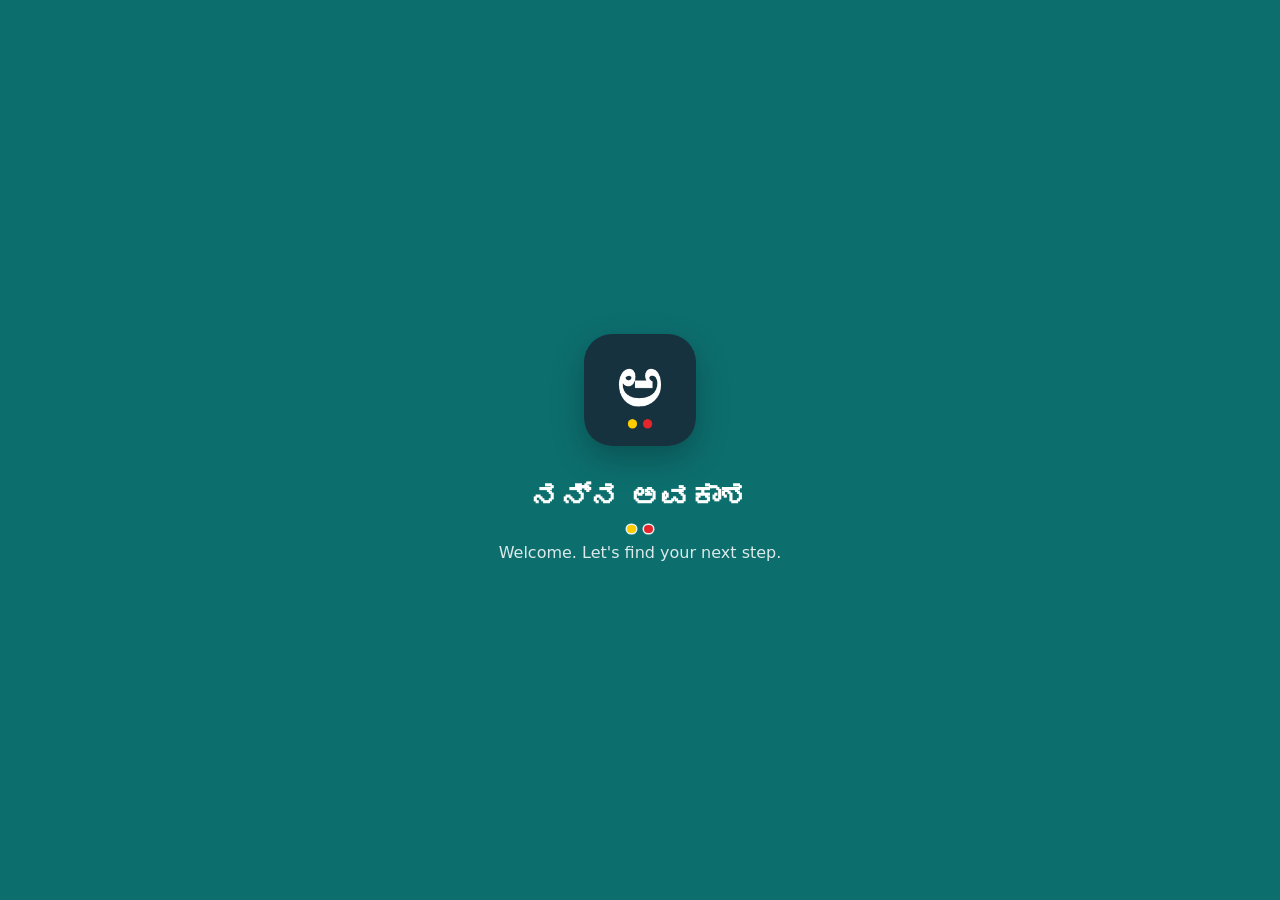
<file: index.html>
<!doctype html>
<html lang="en">
<head>
<meta charset="utf-8">
<meta name="viewport" content="width=device-width,initial-scale=1,viewport-fit=cover">
<title>myavakasha</title>
<meta name="theme-color" content="#0d6e6e">
<link rel="manifest" href="manifest.webmanifest">
<link rel="icon" href="icons/icon-192.png?v=73">
<meta name="apple-mobile-web-app-capable" content="yes">
<meta name="apple-mobile-web-app-title" content="myavakasha">
<link rel="apple-touch-icon" href="icons/icon-192.png?v=73">
<link rel="stylesheet" href="app.css">
</head>
<body>
<div id="intro" class="intro" hidden></div>
<div id="splash" class="splash" role="status" aria-label="myavakasha">
  <img src="icons/icon-192.png?v=73" alt="" width="112" height="112">
  <div class="sn"><span class="bw once nm" aria-hidden="true"><span class="en">myavakasha</span><span class="kn" lang="kn">ನನ್ನ ಅವಕಾಶ</span></span></div>
  <div class="ss">Welcome. Let's find your next step.</div>
</div>
<header class="top" id="top">
  <div class="topin">
    <a class="brand" href="#home" aria-label="myavakasha"><span class="bw loop nm" aria-hidden="true"><span class="en">myavakasha</span><span class="kn" lang="kn">ನನ್ನ ಅವಕಾಶ</span></span></a>
    <button class="svbtn" id="savedBtn" type="button" aria-label="Saved" hidden></button>
    <button class="avatar" id="avatar" type="button" aria-label="Open profile"></button>
  </div>
</header>
<main id="app" class="main"></main>
<nav class="bnav" id="bnav" aria-label="Main">
  <a href="#home" id="nav-home"><span class="ni"><svg viewBox="0 0 24 24" aria-hidden="true"><path d="M4 11l8-7 8 7v9h-5v-6H9v6H4z"/></svg></span><span class="nl">Home</span></a>
  <button type="button" id="nav-scan" class="scanfab" aria-label="Scan a document"><span class="fab"><svg viewBox="0 0 24 24" aria-hidden="true"><path d="M4 8h3l1.5-2h7L17 8h3v11H4z"/><circle cx="12" cy="13" r="3.5"/></svg></span><span class="nl">Scan</span></button>
  <a href="#explore" id="nav-explore"><span class="ni"><svg viewBox="0 0 24 24" aria-hidden="true"><circle cx="12" cy="12" r="9"/><path d="M15.5 8.5l-2 5-5 2 2-5z"/></svg></span><span class="nl">Explore</span></a>
</nav>
<div id="camv" class="camv" hidden role="dialog" aria-label="Camera">
  <video id="vid" autoplay playsinline muted></video>
  <button class="cbtn cclose" id="cx" type="button" aria-label="Close camera"><svg viewBox="0 0 24 24" aria-hidden="true"><path d="M6 6l12 12M18 6L6 18"/></svg></button>
  <button class="cbtn cflash" id="cfl" type="button" aria-label="Flash" hidden><svg viewBox="0 0 24 24" aria-hidden="true"><path d="M13 3L5 14h6l-1 7 8-11h-6z"/></svg></button>
  <div class="chint">Fit the whole page inside the frame</div>
  <div class="cframe"><i></i><i></i><i></i><i></i></div>
  <div class="cpriv">The photo is not saved on this phone.</div>
  <div class="cbar">
    <button class="cgal" id="cgal" type="button" aria-label="Choose from gallery"><svg viewBox="0 0 24 24" aria-hidden="true"><rect x="3" y="4" width="18" height="16" rx="3"/><circle cx="9" cy="10" r="1.8"/><path d="M4 18l5-5 4 4 3-3 4 4"/></svg></button>
    <button class="shutter" id="snap" type="button" aria-label="Take photo"><span></span></button>
    <span class="cgal sp"></span>
  </div>
  <input type="file" id="gfile" accept="image/*,application/pdf,.pdf,.docx,application/vnd.openxmlformats-officedocument.wordprocessingml.document" hidden>
</div>
<div id="sheet" class="sheet" hidden role="dialog" aria-modal="true" aria-label="Dialog"><div class="sheetin" id="sheetin"></div></div>
<div id="toast" class="toast" hidden role="status"></div>
<script src="vendor/tesseract/tesseract.min.js"></script>
<script src="config.js"></script>
<script src="app.js"></script>
</body>
</html>
</file>
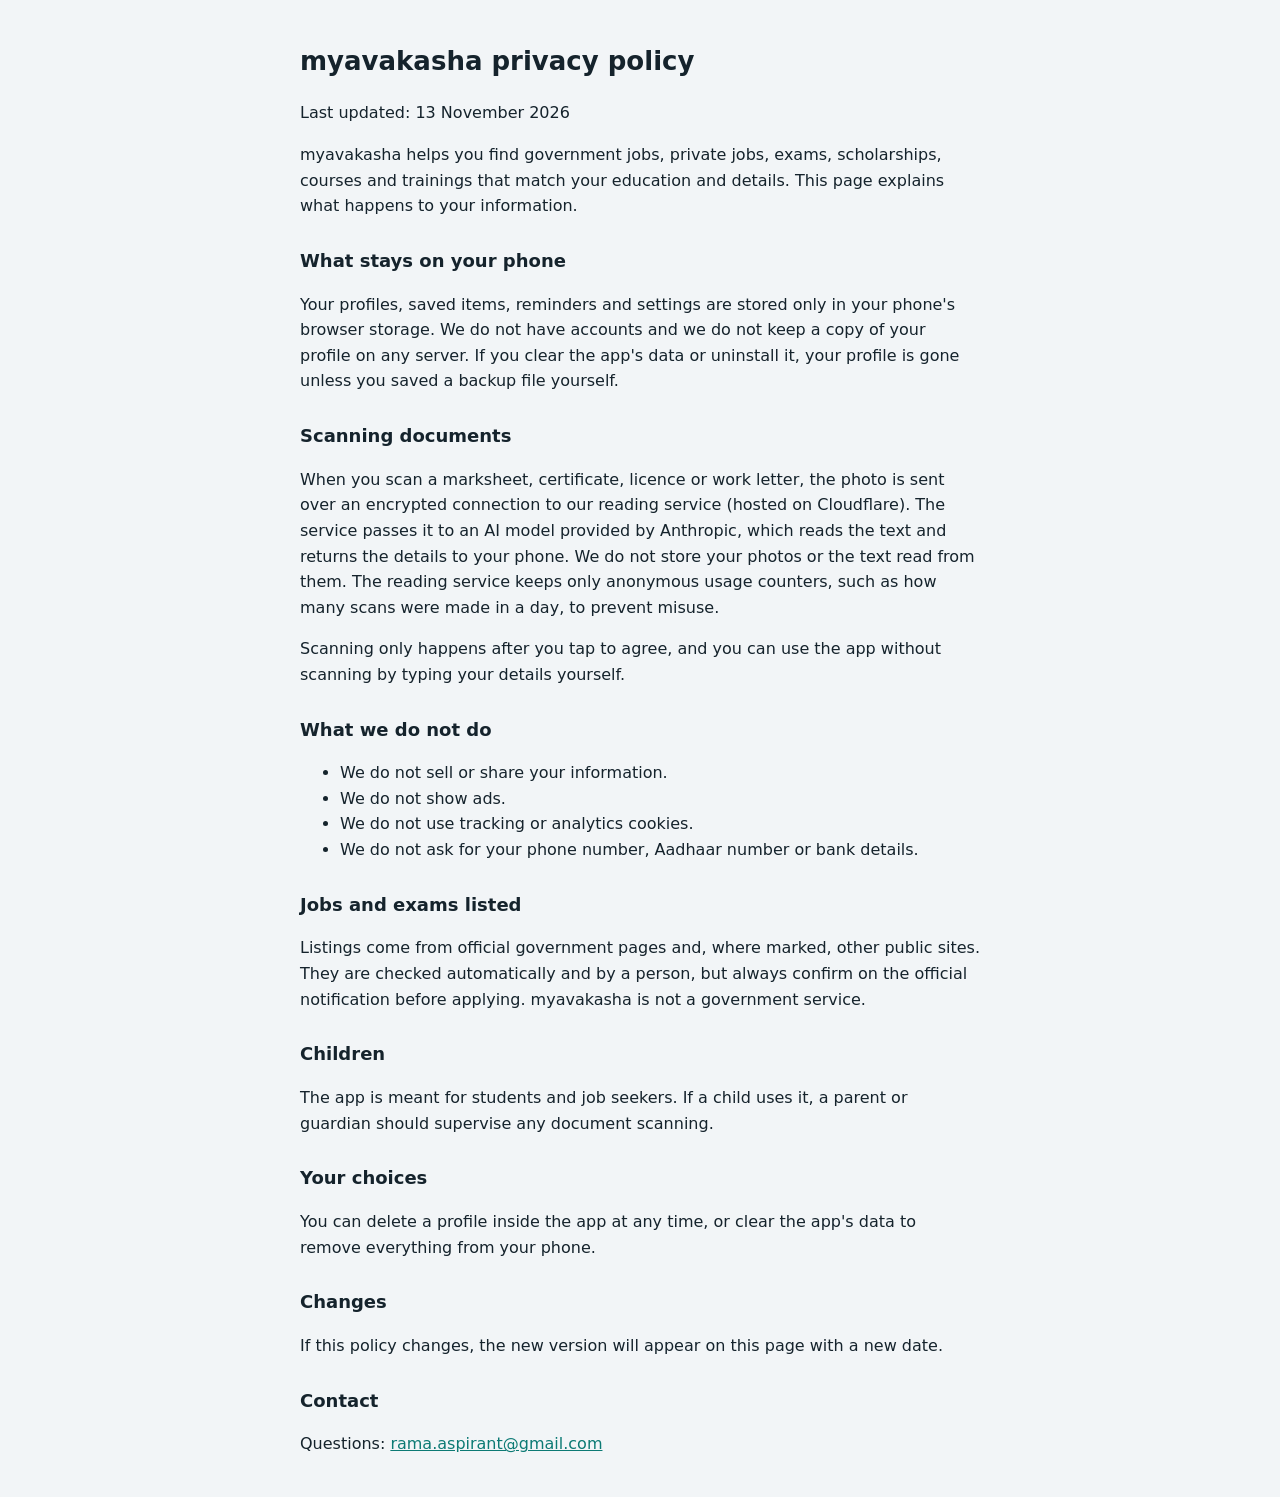
<file: privacy.html>
<!doctype html>
<html lang="en"><head><meta charset="utf-8"><meta name="viewport" content="width=device-width,initial-scale=1">
<title>myavakasha privacy policy</title>
<style>body{font:16px/1.6 system-ui,sans-serif;max-width:680px;margin:0 auto;padding:24px 16px;color:#15232c;background:#f2f5f7}h1{font-size:26px}h2{font-size:18px;margin-top:28px}a{color:#0c7a74}@media(prefers-color-scheme:dark){body{background:#0e191f;color:#e6eef2}a{color:#4fd1c5}}</style></head>
<body>
<h1>myavakasha privacy policy</h1>
<p>Last updated: 13 November 2026</p>
<p>myavakasha helps you find government jobs, private jobs, exams, scholarships, courses and trainings that match your education and details. This page explains what happens to your information.</p>

<h2>What stays on your phone</h2>
<p>Your profiles, saved items, reminders and settings are stored only in your phone's browser storage. We do not have accounts and we do not keep a copy of your profile on any server. If you clear the app's data or uninstall it, your profile is gone unless you saved a backup file yourself.</p>

<h2>Scanning documents</h2>
<p>When you scan a marksheet, certificate, licence or work letter, the photo is sent over an encrypted connection to our reading service (hosted on Cloudflare). The service passes it to an AI model provided by Anthropic, which reads the text and returns the details to your phone. We do not store your photos or the text read from them. The reading service keeps only anonymous usage counters, such as how many scans were made in a day, to prevent misuse.</p>
<p>Scanning only happens after you tap to agree, and you can use the app without scanning by typing your details yourself.</p>

<h2>What we do not do</h2>
<ul><li>We do not sell or share your information.</li><li>We do not show ads.</li><li>We do not use tracking or analytics cookies.</li><li>We do not ask for your phone number, Aadhaar number or bank details.</li></ul>

<h2>Jobs and exams listed</h2>
<p>Listings come from official government pages and, where marked, other public sites. They are checked automatically and by a person, but always confirm on the official notification before applying. myavakasha is not a government service.</p>

<h2>Children</h2>
<p>The app is meant for students and job seekers. If a child uses it, a parent or guardian should supervise any document scanning.</p>

<h2>Your choices</h2>
<p>You can delete a profile inside the app at any time, or clear the app's data to remove everything from your phone.</p>

<h2>Changes</h2>
<p>If this policy changes, the new version will appear on this page with a new date.</p>

<h2>Contact</h2>
<p>Questions: <a href="mailto:rama.aspirant@gmail.com">rama.aspirant@gmail.com</a></p>
</body></html>
</file>
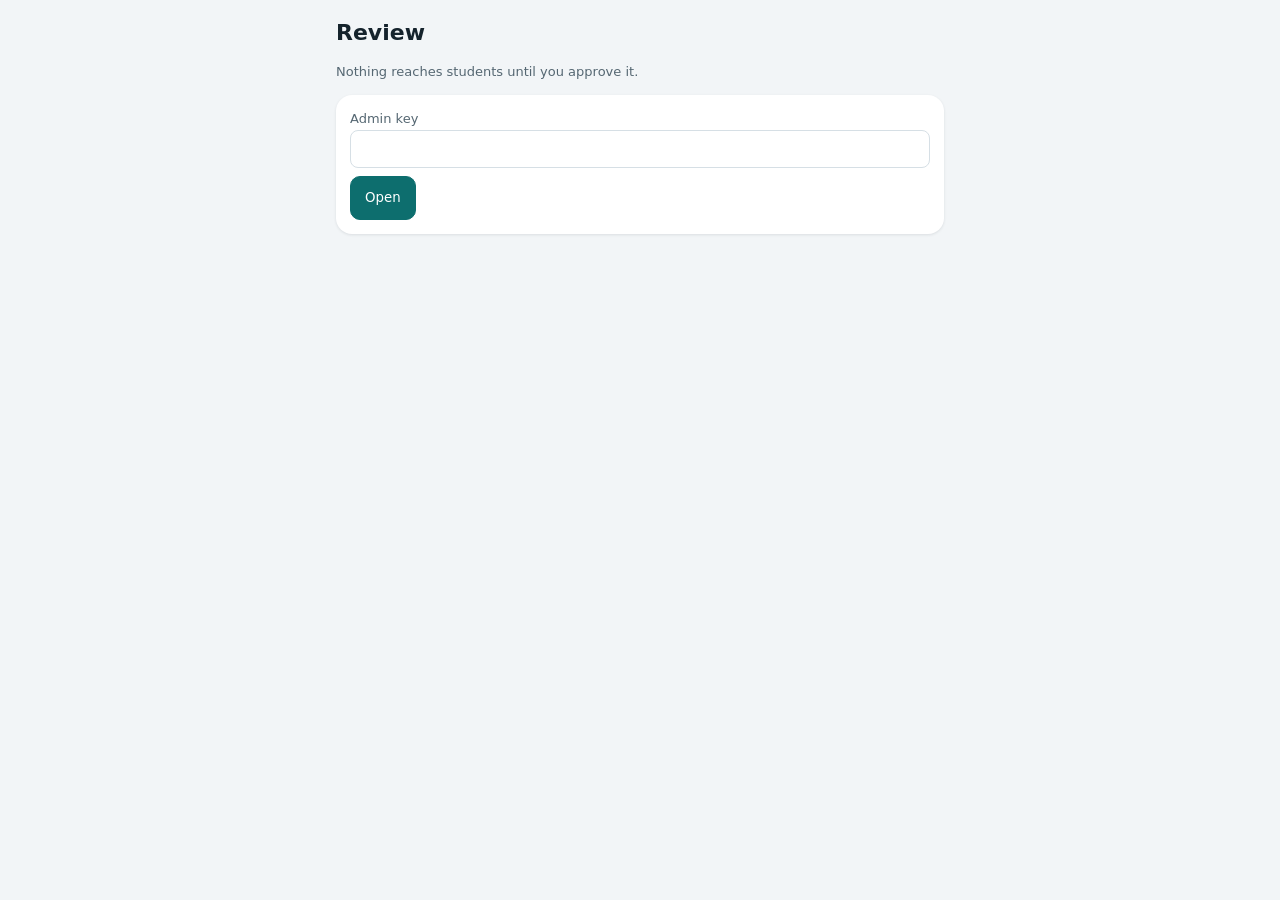
<file: review.html>
<!doctype html>
<html lang="en">
<head>
<meta charset="utf-8">
<meta name="viewport" content="width=device-width,initial-scale=1">
<meta name="robots" content="noindex">
<title>myavakasha review</title>
<style>
:root{--bg:#f2f5f7;--s:#fff;--ink:#15232c;--mu:#556772;--ln:#d6dfe5;--ac:#0d6e6e;--bad:#9f2a20;--warn:#80470a;--wb:#fcebd0}
*{box-sizing:border-box}body{margin:0;background:var(--bg);color:var(--ink);font:15px/1.5 system-ui,-apple-system,"Segoe UI",Roboto,sans-serif;padding:16px;max-width:640px;margin:0 auto}
h1{font-size:22px;margin:4px 0 4px}.mu{color:var(--mu);font-size:13px}
.c{background:var(--s);border-radius:16px;padding:14px;margin:12px 0;box-shadow:0 1px 3px rgba(20,33,43,.1)}
.c h3{margin:0 0 2px;font-size:16.5px}.row{display:flex;gap:8px;flex-wrap:wrap;align-items:center;margin-top:8px}
button{font:600 14px inherit;font-family:inherit;border:1px solid var(--ln);background:var(--s);border-radius:10px;padding:10px 14px;cursor:pointer;min-height:44px}
button.p{background:var(--ac);border-color:var(--ac);color:#fff}button.d{color:var(--bad)}
input{font:inherit;border:1px solid var(--ln);border-radius:8px;padding:8px;width:84px}input.w{width:100%}
label{font-size:13px;color:var(--mu);display:flex;flex-direction:column;gap:2px}
.t{display:inline-block;font-size:12px;font-weight:700;padding:3px 8px;border-radius:8px;background:#e4eaee;margin-right:4px}.t.w{background:var(--wb);color:var(--warn)}
button.tb{border-radius:999px;min-height:40px;padding:8px 14px}button.tb.on{background:var(--ac);border-color:var(--ac);color:#fff}.tabs{display:flex;gap:8px;flex-wrap:wrap;margin:14px 0 4px}
ul{margin:8px 0 0;padding-left:18px}li{margin:2px 0}a{color:var(--ac)}
.err{color:var(--bad);font-weight:600}
.tr{margin:6px 0;padding:6px 8px;border-left:3px solid var(--ln);background:var(--bg);border-radius:6px}
#msg:not(:empty){position:sticky;top:0;z-index:20;background:var(--s);border:1px solid var(--ln);border-radius:10px;padding:10px 12px;margin:6px 0;font-weight:600;box-shadow:0 2px 8px rgba(0,0,0,.15)}

.top{display:flex;align-items:center;gap:8px}.top h1{flex:1;margin:0}.pill{font-size:12.5px;font-weight:700;padding:5px 10px;border-radius:12px;background:var(--s);box-shadow:inset 0 0 0 1px var(--ln)}
.kc h3{display:flex;align-items:center;gap:8px}.kc h3 span:first-child{flex:1}.wt{font-size:12px;font-weight:700;padding:3px 9px;border-radius:9px;background:var(--wb);color:var(--warn)}
.sch{display:flex;align-items:center;gap:8px;margin-top:4px;font-size:13px;color:var(--mu)}.sch span{flex:1}.lnk{background:none;border:0;color:var(--ac);font-weight:700;padding:0 0 0 8px;min-height:32px;cursor:pointer}
.ok{color:#17653a;font-weight:600;font-size:12.5px}.wr{color:var(--warn);font-weight:600;font-size:12.5px}.chks{display:flex;gap:12px;flex-wrap:wrap;margin-top:8px}
.bulk{display:flex;align-items:center;gap:10px}.bulk span{flex:1;font-size:13px;line-height:1.35}
.sheetbg{position:fixed;inset:0;background:rgba(20,33,43,.45);display:flex;align-items:flex-end;justify-content:center;z-index:9}
.sheet{background:var(--s);width:100%;max-width:640px;border-radius:22px 22px 0 0;padding:16px 18px 22px;box-shadow:0 -6px 24px rgba(20,33,43,.2)}
.seg{display:flex;gap:4px;padding:4px;border-radius:14px;background:#eef2f5;margin-top:14px}.seg button{flex:1;border:0;background:none;min-height:40px;border-radius:10px;padding:0}.seg button.on{background:var(--ac);color:#fff}
.days{display:flex;gap:6px;margin-top:8px}.days button{flex:1;min-height:44px;border-radius:22px;padding:0}.days button.on{background:var(--ac);border-color:var(--ac);color:#fff}
.fl{display:flex;gap:8px;margin:10px 0 0;flex-wrap:wrap}
select{font:inherit;border:1px solid var(--ln);border-radius:8px;padding:8px;background:var(--s)}
</style>
</head>
<body>
<div class="top"><h1>Review</h1><span class="pill" id="spend" hidden></span></div>
<p class="mu" id="sub">Nothing reaches students until you approve it.</p>
<div id="login" class="c"><label>Admin key<input class="w" id="key" type="password" autocomplete="off"></label><div class="row"><button class="p" id="go" type="button">Open</button></div><div id="lerr" class="err"></div></div>
<div id="main" hidden>
  <div id="msg" class="mu"></div>
  <div id="view"></div>
</div>
<div id="sheetroot"></div>
<script>
var URLW='https://avakasha-reader.ramakrishnamvs1.workers.dev/', KEY='';
function $(i){return document.getElementById(i)}
function esc(s){return String(s==null?'':s).replace(/[&<>"]/g,function(c){return{'&':'&amp;','<':'&lt;','>':'&gt;','"':'&quot;'}[c]})}
async function api(a){var r=await fetch(URLW,{method:'POST',headers:{'Content-Type':'application/json'},body:JSON.stringify({admin:Object.assign({key:KEY},a)})});var j=null;try{j=await r.json()}catch(e){}if(!r.ok||!j){var er=new Error((j&&j.error)||'failed');er.detail=j&&(j.stop||j.status||j.tail)?JSON.stringify({stop:j.stop,status:j.status,len:j.len,tail:j.tail}):'';throw er}return j}
var LASTJ=null,VIEW='home',TAB='govt',FILT='all',DRAFT=[];
var KN={govt:'Govt jobs',exam:'Exams',pvt:'Private',course:'Courses',sch:'Scholarships',train:'Trainings'},KORDER=['govt','exam','pvt','course','sch','train'];
var DN=['Sun','Mon','Tue','Wed','Thu','Fri','Sat'],DL=['M','T','W','T','F','S','S'],DI=[1,2,3,4,5,6,0];
function kindOf(x){return x.k==='exam'?'exam':x.k==='pvt'?'pvt':x.k==='sch'?'sch':x.k==='train'?'train':(x.k==='rec'&&x.tab==='study')?'course':'govt'}
function ruleText(r){if(r.t==='age')return null;if(r.t==='passed')return 'Class 10 pass';if(r.t==='passed12')return 'Class 12 pass';if(r.t==='pct12')return 'At least '+r.min+'% in Class 12';if(r.t==='pctmin')return 'At least '+r.min+'% in Class 10';if(r.t==='exp')return r.min+' years of experience';if(r.t==='static')return r.title+': '+r.detail;return r.t}
function sel(f,cur,opts){return '<select data-f="'+f+'">'+opts.map(function(o){return '<option value="'+o[0]+'"'+(String(cur)===o[0]?' selected':'')+'>'+o[1]+'</option>'}).join('')+'</select>'}
var EDUO=[['','Not stated'],['10','Class 10'],['12','Class 12'],['diploma','Diploma or ITI'],['degree','Degree'],['pg','Master\'s']];
function chk(t,ok){return '<span class="'+(ok?'ok':'wr')+'">'+(ok?'✓ ':'! ')+t+'</span>'}
function checks(x){var k=kindOf(x),c=[];c.push(chk(x.official||x.off?'Official site':'Not an official site',!!(x.official||x.off)));
  var d=x.closes||x.d;if(k!=='train')c.push(chk(d?'Date found':'No date found',!!d));
  c.push(chk('No fee words',true));return '<div class="chks">'+c.join('')+'</div>'}
function good(x){var k=kindOf(x);if(x.lead)return false;if(x.trust!=null&&x.trust<60)return false;if(x.ver&&x.ver.s==='no')return false;if(k==='govt'||k==='course')return !!(x.official&&x.closes);if(k==='exam')return !!(x.official&&x.d);if(k==='sch')return !!(x.official&&x.closes);if(k==='train')return !!x.off;return false}
function trustBox(x){if(x.trust==null)return '';var c=x.tl==='High'?'ok':x.tl==='Low'?'err':'wr';return '<div class="tr"><span class="'+c+'"><b>Trust '+x.trust+' · '+esc(x.tl)+'</b></span>'+(x.ver&&x.ver.t?'<div class="mu" style="margin-top:2px">'+esc(x.ver.t)+'</div>':'')+'<div class="mu" style="font-size:12px">'+(x.why||[]).map(esc).join(' · ')+'</div></div>'}
function card(x,i){
  var k=kindOf(x),tag=k==='sch'?(x.gov?'Govt scholarship':'Private scholarship · not official · never pay to apply'):k==='pvt'?'Private job · '+esc(x.via||'')+' · never pay to get a job':k==='train'?(x.off?'Official site':'Not an official site'):x.lead?'Lead: official notice not found':x.official?'Official site':'Not an official site';
  var h='<div class="c" data-i="'+i+'"><div class="row" style="margin:0 0 6px"><span class="t '+((x.official||x.off)&&!x.lead&&k!=='pvt'?'':'w')+'">'+tag+'</span></div><h3>'+esc(x.title)+'</h3><div class="mu">'+esc(x.org)+'</div>'+trustBox(x)+'<p>'+esc(x.line)+'</p>'+checks(x);
  if(x.lead)h+='<label style="margin-top:8px">Official notice link (gov.in, nic.in, ibps.in, ac.in or edu.in)<input class="w" data-f="olink" type="url" placeholder="https://..."></label>';
  if(k==='pvt'){h+='<div class="fl"><label>Apply by<input data-f="closes" type="date" value="'+esc(x.closes||'')+'"></label><label>Years needed<input data-f="minExp" type="number" value="'+esc(x.minExp||0)+'"></label><label>Qualification'+sel('edu',x.edu||'',EDUO)+'</label></div><p class="mu">Where: '+esc(x.place||'')+'</p>'}
  else if(k==='sch'){h+='<div class="fl"><label>Last date<input data-f="closes" type="date" value="'+esc(x.closes||'')+'"></label><label>Level'+sel('level',x.level||'',EDUO)+'</label><label>Offered by'+sel('gov',x.gov?'1':'0',[['1','Government'],['0','Private']])+'</label></div><p class="mu">Amount: '+esc(x.amount||'not stated')+' · Who: '+esc(x.who||'not stated')+'</p>'}
  else if(k==='train'){h+='<div class="fl"><label>Cost'+sel('free',x.free?'1':'0',[['1','Free'],['0','Paid or unclear']])+'</label><label>Needs'+sel('minEdu',String(x.minEdu||0),[['0','No qualification'],['1','Class 10'],['2','Class 12'],['3','Degree']])+'</label><label>Age from<input data-f="ageMin" type="number" value="'+esc(x.ageMin||'')+'"></label><label>Age to<input data-f="ageMax" type="number" value="'+esc(x.ageMax||'')+'"></label></div>'}
  else if(k==='exam'){h+='<div class="fl"><label>Exam date<input data-f="d" type="date" value="'+esc(x.d)+'"></label></div>'}
  else{var age=(x.rules||[]).filter(function(r){return r.t==='age'})[0]||{};
    h+='<div class="fl"><label>Closes<input data-f="closes" type="date" value="'+esc(x.closes||'')+'"></label><label>Age from<input data-f="amin" type="number" value="'+esc(age.min==null?'':age.min)+'"></label><label>Age to<input data-f="amax" type="number" value="'+esc(age.max==null?'':age.max)+'"></label><label>OBC to<input data-f="aobc" type="number" value="'+esc((age.maxByCat||{}).OBC==null?'':age.maxByCat.OBC)+'"></label><label>SC/ST to<input data-f="asc" type="number" value="'+esc((age.maxByCat||{}).SC==null?'':age.maxByCat.SC)+'"></label></div>';
    h+='<ul>'+(x.rules||[]).map(ruleText).filter(Boolean).map(function(t){return '<li>'+esc(t)+'</li>'}).join('')+'</ul>'}
  h+='<ul>'+(x.facts||[]).map(function(f){return '<li><b>'+esc(f[0])+':</b> '+esc(f[1])+'</li>'}).join('')+'</ul>';
  h+='<p class="mu">'+esc(x.cyc||'')+'</p><p><a href="'+esc(x.src[1])+'" target="_blank" rel="noopener">'+(x.lead?'Where it was seen: ':'Open the notice: ')+esc(x.src[0])+'</a></p><div class="row"><button class="p" data-a="ok">Approve</button><button class="d" data-a="no">Reject</button></div></div>';
  return h}
function collect(i){
  var x=JSON.parse(JSON.stringify(DRAFT[i])),el=document.querySelector('[data-i="'+i+'"]'),k=kindOf(x);
  function v(f){var e=el.querySelector('[data-f="'+f+'"]');return e?e.value:''}
  if(x.lead){var ol=v('olink').trim();if(!/^https:\/\/([a-z0-9-]+\.)*(gov\.in|nic\.in|ibps\.in|ac\.in|edu\.in)(\/|$)/i.test(ol)){alert('Paste the official notice link first (it must be on gov.in, nic.in, ibps.in, ac.in or edu.in).');return null}x.src=['Official notice',ol]}
  if(k==='pvt'){x.closes=v('closes')||null;x.minExp=parseFloat(v('minExp'))||0;x.edu=v('edu')||null;return x}
  if(k==='sch'){x.closes=v('closes')||null;x.level=v('level')||null;x.gov=v('gov')==='1';return x}
  if(k==='train'){x.free=v('free')==='1';x.level=({'0':'none','1':'10','2':'12','3':'degree'})[v('minEdu')]||'none';x.ageMin=parseFloat(v('ageMin'))||null;x.ageMax=parseFloat(v('ageMax'))||null;return x}
  if(k==='exam'){x.d=v('d');x.when=x.d;return x}
  x.closes=v('closes')||null;if(!x.closes){x.stat={k:'unk',t:'Dates not confirmed'}}else{delete x.stat}
  var age=x.rules.filter(function(r){return r.t==='age'})[0];
  var mn=parseFloat(v('amin')),mx=parseFloat(v('amax')),ob=parseFloat(v('aobc')),sc=parseFloat(v('asc'));
  x.rules=x.rules.filter(function(r){return r.t!=='age'&&!(r.t==='static'&&r.title==='Age limit')});
  if(!isNaN(mn)){var a={t:'age',min:mn,relax:1};if(!isNaN(mx))a.max=mx;var m={};if(!isNaN(ob))m.OBC=ob;if(!isNaN(sc)){m.SC=sc;m.ST=sc}if(Object.keys(m).length)a.maxByCat=m;x.rules.unshift(a)}
  return x}
/* ---- schedule helpers ---- */
function nextRun(s){var n=new Date(),d=new Date(Date.UTC(n.getUTCFullYear(),n.getUTCMonth(),n.getUTCDate()));if(n.getUTCHours()>=2)d.setUTCDate(d.getUTCDate()+1);
  for(var i=0;i<8;i++){if(s.days.indexOf(d.getUTCDay())>=0)return d;d.setUTCDate(d.getUTCDate()+1)}return null}
function nextTxt(s){var d=nextRun(s);if(!d)return '';var n=new Date(),t=new Date(Date.UTC(n.getUTCFullYear(),n.getUTCMonth(),n.getUTCDate())),diff=Math.round((d-t)/864e5);return (diff===0?'Today':diff===1?'Tomorrow':DN[d.getUTCDay()]+' '+d.getUTCDate()+' '+['Jan','Feb','Mar','Apr','May','Jun','Jul','Aug','Sep','Oct','Nov','Dec'][d.getUTCMonth()])+', 7:30 am'}
function schedTxt(s){if(s.mode==='daily')return 'Every day · 7:30 am';return s.days.map(function(d){return DN[d]}).join(', ')+' · 7:30 am'}
function kindStats(j,k){var steps=k.steps,lg=j.runlog||[],tot=0,have=0,last=0;steps.forEach(function(st){var es=lg.filter(function(e){return e.step===st&&e.ok&&e.inr!=null}).slice(0,6);if(es.length){tot+=es.reduce(function(a,e){return a+e.inr},0)/es.length;have++}var e0=lg.filter(function(e){return e.step===st&&e.ok})[0];if(e0&&e0.at>last)last=e0.at});
  return {cost:have?Math.round(tot):null,last:last}}
function fmtLast(t){if(!t)return 'not yet';var d=new Date(t),n=new Date(),same=d.toDateString()===n.toDateString();return (same?'today ':DN[d.getDay()]+' '+d.getDate()+' ')+d.toLocaleTimeString([],{hour:'numeric',minute:'2-digit'})}
function counts(){var c={};KORDER.forEach(function(k){c[k]=0});DRAFT.forEach(function(x){c[kindOf(x)]++});return c}
/* ---- screens ---- */
function drawHome(j){
  var c=counts(),h='<div class="mu" style="margin:4px 2px 8px;font-weight:700;letter-spacing:.6px">SEARCHES</div>';
  (j.kinds||[]).forEach(function(k){var s=j.sched[k.id],st=kindStats(j,k);
    h+='<div class="c kc"><h3><span>'+esc(k.name)+'</span><span class="wt">'+c[k.id]+' waiting</span></h3><div class="sch"><span>'+esc(schedTxt(s))+'</span><button type="button" class="lnk" data-sched="'+k.id+'">Change</button></div><div style="font-size:13px;margin-top:2px">Last run '+esc(fmtLast(st.last))+(st.cost!=null?' · <b>about ₹'+st.cost+'</b>':'')+'</div>'+(s.mode!=='daily'?'<div class="wr" style="margin-top:4px">Next run: '+esc(nextTxt(s))+'</div>':'')+'<div class="row"><button type="button" data-run="'+k.id+'">Run now</button><button type="button" class="p" data-open="'+k.id+'">Review '+c[k.id]+'</button></div></div>'});
  var lv=j.live||{},nl=(lv.records||[]).length+(lv.exams||[]).length+(lv.pvt||[]).length+(lv.sch||[]).length+(lv.train||[]).length;
  var AU=j.auto||{on:true,log:[]},ch=j.changes||[],wl=j.watchlog,lr=j.lastrecheck,badW=wl?wl.pages.filter(function(p){return !p.ok}).length:0;
  h+='<div class="c"><h3><span>Saved notices and official pages</span><span class="wt">'+ch.length+' to look at</span></h3><div style="font-size:13px" class="mu">Every saved notice is re-checked about once a week, for free. Dates the page confirms as extended are updated by themselves. Cancellations, missing dates and dead pages come to you.</div><div style="font-size:13px;margin-top:6px">Last re-check '+esc(fmtLast(lr&&lr.at))+(lr&&lr.sum?' · '+lr.sum.checked+' checked, '+lr.sum.ext+' extended, '+lr.sum.chg+' flagged':'')+'</div><div style="font-size:13px;margin-top:2px">Official pages watched '+(j.watchsize||0)+' · last look '+esc(fmtLast(wl&&wl.at))+(wl?' · '+wl.added+' new link'+(wl.added===1?'':'s')+(badW?' · '+badW+' page'+(badW===1?'':'s')+' did not open':''):'')+'</div><div style="font-size:13px;margin-top:2px">Auto-approval is <b>'+(AU.on?'on':'off')+'</b>: finds from gov.in or nic.in pages that were opened and checked (title and date seen, high score) go live by themselves. Everything else waits for you. '+(AU.log.length?AU.log.length+' auto-approved recently.':'')+'</div><div class="row" style="margin-top:8px"><button type="button" data-view="chg">Look at changes ('+ch.length+')</button><button type="button" data-auto="'+(AU.on?'0':'1')+'">Turn auto-approval '+(AU.on?'off':'on')+'</button><button type="button" data-recheck="1">Re-check now</button><button type="button" data-watchnow="1">Check pages now</button></div></div>';
  h+='<div class="row" style="justify-content:center"><button type="button" data-runall="1">Run all now</button><button type="button" id="reload">Reload</button></div><div class="row" style="justify-content:center"><button type="button" class="lnk" data-view="live">Live now ('+nl+')</button><button type="button" class="lnk" data-view="hist">Run history</button></div><p class="mu">Costs are estimates from recent runs. Nothing runs on a day you have not picked, and Run now works any time.</p>';
  $('view').innerHTML=h}
function drawQueue(j){
  var c=counts(),tabs=KORDER.map(function(k){return '<button type="button" class="tb'+(k===TAB?' on':'')+'" data-tab="'+k+'">'+KN[k]+' ('+c[k]+')</button>'}).join('');
  var items=[];DRAFT.forEach(function(x,i){if(kindOf(x)===TAB)items.push([x,i])});items.sort(function(a,b){return (b[0].trust==null?-1:b[0].trust)-(a[0].trust==null?-1:a[0].trust)});
  var nOff=items.filter(function(p){return good(p[0])}).length,nLead=items.filter(function(p){return p[0].lead}).length,fil='';
  if(TAB==='govt'||TAB==='course'){fil='<div class="tabs" style="margin-top:8px">'+[['all','All',items.length],['good','Official link',nOff],['lead','Leads',nLead]].map(function(f){return '<button type="button" class="tb'+(FILT===f[0]?' on':'')+'" data-filt="'+f[0]+'">'+f[1]+' ('+f[2]+')</button>'}).join('')+'</div>'}
  else FILT='all';
  var shown=items.filter(function(p){return FILT==='all'||(FILT==='good'&&good(p[0]))||(FILT==='lead'&&p[0].lead)});
  var bulk=nOff?'<div class="c bulk"><span>'+nOff+' find'+(nOff===1?' has':'s have')+' an official link and a date, and none mention a fee.</span><button type="button" class="p" data-bulk="1">Approve those '+nOff+'</button></div>':'';
  var note={govt:'Check each against its notice, fix any number, then approve or reject. Leads need an official notice link before they can be approved.',exam:'Check the date against the official notice.',pvt:'Found on job sites. Open each listing, check the employer is real and nothing asks for a fee, then approve.',course:'Admissions found on official sites. Check the last date, then approve.',sch:'Government and private scholarships. Check the provider is real and nothing asks for a fee, fix level and last date, then approve.',train:'Skill programs. Check the cost and the age range on the page, then approve.'}[TAB];
  $('view').innerHTML='<div class="row" style="margin:0"><button type="button" class="lnk" data-view="home">‹ Searches</button></div><div class="tabs">'+tabs+'</div>'+fil+bulk+'<p class="mu">'+note+'</p>'+(shown.length?shown.map(function(p){return card(p[0],p[1])}).join(''):'<div class="c mu">Nothing waiting here.</div>')}
function drawChg(j){var ch=j.changes||[],held=j.held||[],wl=j.watchlog,KL={ext:'Date extended (updated automatically)',chg:'Check this',gone:'Page gone, hidden from students',none:'Page would not open'};
  var h='<div class="row" style="margin:0"><button type="button" class="lnk" data-view="home">‹ Searches</button></div><h3 style="margin:10px 2px">Changes found</h3>';
  h+=ch.length?ch.map(function(c){return '<div class="c"><b>'+esc(c.title)+'</b><div class="mu" style="font-size:13px">'+esc(KL[c.kind]||c.kind)+(c.from?': '+esc(c.from)+' to '+esc(c.to):'')+'</div><div style="font-size:13px;margin:4px 0">'+esc(c.note)+'</div><div class="row"><a href="'+esc(c.url)+'" target="_blank" rel="noopener">Open the page</a>'+(c.kind==='gone'?'<button type="button" data-unhold="'+esc(c.key)+'">Show to students again</button>':'')+'<button type="button" data-dismiss="'+esc(c.key)+'">Done</button></div></div>'}).join(''):'<div class="c mu">Nothing needs a look.</div>';
  var AL=(j.auto&&j.auto.log)||[];if(AL.length)h+='<h3 style="margin:14px 2px 6px">Approved automatically</h3>'+AL.slice(0,15).map(function(a){return '<div class="c" style="font-size:13px"><b>'+esc(a.title)+'</b><div class="row"><a href="'+esc(a.url)+'" target="_blank" rel="noopener">Open the page</a><button type="button" data-rmauto="'+esc(a.id)+'">Take it down</button></div></div>'}).join('');
  if(held.length)h+='<p class="mu">Hidden now: '+held.map(function(x){return esc(x.title)}).join('; ')+'</p>';
  if(wl&&wl.pages){var bad=wl.pages.filter(function(p){return !p.ok});if(bad.length)h+='<h3 style="margin:14px 2px 6px">Pages that did not open</h3><div class="c mu" style="font-size:13px">'+bad.map(function(p){return esc(p.name)+' (code '+(p.code||'none')+')'}).join('<br>')+'<br>Some government sites block automatic visits. If one stays on this list, remove or replace it in the WATCH list in worker.js.</div>'}
  $('view').innerHTML=h}
function drawLive(j){var l=j.live||{},all=[].concat(l.records||[],l.exams||[],l.pvt||[],l.sch||[],l.train||[]);
  $('view').innerHTML='<div class="row" style="margin:0"><button type="button" class="lnk" data-view="home">‹ Searches</button></div><h3 style="margin:10px 2px">Live now</h3>'+(all.map(function(x){return '<div class="c"><b>'+esc(x.title)+'</b> <span class="mu">'+esc(x.closes||x.d||'')+'</span><div class="row"><button class="d" data-rm="'+esc(x.id)+'">Remove</button></div></div>'}).join('')||'<div class="c mu">Nothing live yet.</div>')}
function drawHist(j){var SN={A:'Govt jobs: official sites',B:'Govt jobs: other sites',C:'Private jobs',E:'Exams',K:'Courses',S:'Scholarships',T:'Trainings'};
  $('view').innerHTML='<div class="row" style="margin:0"><button type="button" class="lnk" data-view="home">‹ Searches</button></div><h3 style="margin:10px 2px">Run history</h3><p class="mu">Every search, newest first. Found is what the search returned; Added is what reached the waiting list; the rest were duplicates or dropped (fee, no link, closed). Cost is an estimate.</p>'+((j.runlog||[]).map(function(r){var d=new Date(r.at);return '<div class="c"><b>'+esc(r.label||SN[r.step]||r.step)+'</b> <span class="mu">'+d.toLocaleDateString()+' '+d.toLocaleTimeString()+' · '+(r.src==='daily'?'automatic':'manual')+'</span><div class="mu">'+(r.ok?'Found '+(r.raw==null?'?':r.raw)+' · Added '+(r.added==null?'?':r.added)+' · Duplicates '+(r.dup||0)+' · Dropped '+(r.bad||0)+' · Went live '+(r.live||0)+' · Rejected '+(r.rej||0):'<span class="err">Failed: '+esc(r.error||'')+'</span>')+(r.inr!=null?' · about ₹'+r.inr:'')+'</div></div>'}).join('')||'<div class="c mu">No runs yet.</div>')}
function draw(j){
  LASTJ=j;DRAFT=(j.draft&&j.draft.items)||[];
  if(j.spend!=null){$('spend').hidden=false;$('spend').textContent='This month ₹'+j.spend}
  var L=j.last;$('msg').innerHTML=L&&!L.ok?'<span class="err">Last automatic run failed: '+esc(L.error||'')+'</span> <span class="mu">'+esc(JSON.stringify({stop:L.stop,status:L.status}))+'</span>':'';
  if(VIEW==='queue')drawQueue(j);else if(VIEW==='live')drawLive(j);else if(VIEW==='hist')drawHist(j);else if(VIEW==='chg')drawChg(j);else drawHome(j)}
/* ---- schedule sheet ---- */
var SH=null;
function drawSheet(){var k=SH&&SH.k,mu=document.getElementById('sheetroot');if(!k){mu.innerHTML='';return}
  var j=LASTJ,kd=j.kinds.filter(function(x){return x.id===k})[0],st=kindStats(j,kd),s=SH.s,nr=nextRun(s);
  var per=st.cost!=null?Math.round(st.cost*s.days.length*4.3):null;
  mu.innerHTML='<div class="sheetbg" data-x="1"><div class="sheet"><h3 style="margin:0">'+esc(kd.name)+': when to search</h3><p class="mu" style="margin:4px 0 0">Each search runs by itself at 7:30 am India time on the days you pick.</p><div class="seg">'+[['daily','Daily'],['weekly','Weekly'],['custom','Custom days']].map(function(m){return '<button type="button" class="'+(s.mode===m[0]?'on':'')+'" data-mode="'+m[0]+'">'+m[1]+'</button>'}).join('')+'</div>'+(s.mode==='daily'?'':'<div class="mu" style="margin-top:14px;font-weight:700;letter-spacing:.6px">'+(s.mode==='weekly'?'DAY (PICK ONE)':'DAYS')+'</div><div class="days">'+DI.map(function(d,i){return '<button type="button" class="'+(s.days.indexOf(d)>=0?'on':'')+'" data-day="'+d+'" aria-label="'+DN[d]+'">'+DL[i]+'</button>'}).join('')+'</div>')+'<p class="ok" style="margin:12px 0 0">'+(s.days.length?'Next run: '+esc(nextTxt(s)):'Pick at least one day.')+'</p><p class="mu" style="margin:4px 0 0">'+(per!=null?'About ₹'+st.cost+' a run, so roughly ₹'+per+' a month on these days. ':'')+'You can also press Run now at any time.</p><div class="row" style="margin-top:14px"><button type="button" data-x="1">Cancel</button><button type="button" class="p" style="flex:1" data-save="1"'+(s.days.length?'':' disabled')+'>Save schedule</button></div></div></div>'}
function openSheet(k){var s=LASTJ.sched[k];SH={k:k,s:{mode:s.mode,days:s.days.slice()}};drawSheet()}
/* ---- running ---- */
var BUSY=false;
async function runKind(k){var kd=LASTJ.kinds.filter(function(x){return x.id===k})[0];for(var i=0;i<kd.steps.length;i++){$('msg').textContent='Searching '+kd.name.toLowerCase()+' (step '+(i+1)+' of '+kd.steps.length+')… keep this page open.';await api({action:'runstep',step:kd.steps[i]})}}
async function doRuns(kinds){if(BUSY){$('msg').textContent='A search is already running. Please wait for it to finish.';return}BUSY=true;try{for(var i=0;i<kinds.length;i++)await runKind(kinds[i]);$('msg').textContent=''}catch(e){$('msg').innerHTML='<span class="err">'+esc(e.message==='too_soon'?'The govt jobs search ran less than an hour ago. Try again later.':e.message)+'</span> <span class="mu">'+esc(e.detail||'')+'</span>'}BUSY=false;try{draw(await api({action:'list'}))}catch(x){}}
async function load(a){$('msg').textContent='Working…';try{var j=await api(a||{action:'list'});draw(j);if(!(j.last&&!j.last.ok))$('msg').textContent=''}catch(e){$('msg').innerHTML='<span class="err">'+esc(e.message)+'</span>'}}
$('go').onclick=async function(){KEY=$('key').value;try{var j=await api({action:'list'});try{sessionStorage.setItem('ak',KEY)}catch(e){}$('login').hidden=true;$('main').hidden=false;draw(j)}catch(e){$('lerr').textContent=e.message==='forbidden'?'Wrong key.':e.message}};
document.addEventListener('click',function(e){var b=e.target.closest('button,[data-x]');if(!b)return;var d=b.dataset;
  if(d.x&&(b.tagName==='BUTTON'||e.target===b)){SH=null;drawSheet();return}
  if(d.sched){openSheet(d.sched);return}
  if(d.mode&&SH){SH.s.mode=d.mode;if(d.mode==='daily')SH.s.days=[0,1,2,3,4,5,6];else if(d.mode==='weekly')SH.s.days=SH.s.days.length===7?[1]:SH.s.days.slice(0,1);else if(SH.s.days.length===7)SH.s.days=[1,3];drawSheet();return}
  if(d.day&&SH){var n=+d.day,i=SH.s.days.indexOf(n);if(SH.s.mode==='weekly')SH.s.days=[n];else if(i>=0)SH.s.days.splice(i,1);else SH.s.days.push(n);SH.s.days.sort();drawSheet();return}
  if(d.save&&SH){var q=SH;SH=null;drawSheet();load({action:'setsched',kind:q.k,mode:q.s.mode,days:q.s.days});return}
  if(d.run){doRuns([d.run]);return}
  if(d.runall){if(confirm('Run every search now? About ₹'+(KORDER.length*20)+' in all and several minutes. Keep this page open.'))doRuns(KORDER);return}
  if(d.open){TAB=d.open;FILT='all';VIEW='queue';draw(LASTJ);window.scrollTo(0,0);return}
  if(d.auto){load({action:'setauto',on:d.auto==='1'});return}
  if(d.rmauto){if(confirm('Take this notice down from the app?'))load({action:'remove',ids:[d.rmauto]});return}
  if(d.recheck){load({action:'recheck'});return}
  if(d.watchnow){load({action:'watchnow'});return}
  if(d.dismiss){load({action:'dismiss',keys:[d.dismiss]});return}
  if(d.unhold){load({action:'unhold',keys:[d.unhold]});return}
  if(d.view){VIEW=d.view;draw(LASTJ);window.scrollTo(0,0);return}
  if(d.tab){TAB=d.tab;FILT='all';draw(LASTJ);return}
  if(d.filt){FILT=d.filt;draw(LASTJ);return}
  if(b.id==='reload'){load();return}
  if(d.bulk){var sel=[];DRAFT.forEach(function(x,i){if(kindOf(x)===TAB&&good(x))sel.push(x)});if(sel.length&&confirm('Approve '+sel.length+' finds that have an official link and a date? Open a few first if you have not checked them.'))load({action:'approve',items:sel});return}
  var c=b.closest('[data-i]');
  if(d.a&&c){var i2=+c.dataset.i;if(d.a==='ok'){var it=collect(i2);if(it)load({action:'approve',items:[it]})}else load({action:'reject',ids:[DRAFT[i2].id]});return}
  if(d.rm&&confirm('Remove from live?'))load({action:'remove',ids:[d.rm]})});
try{var k=sessionStorage.getItem('ak');if(k){$('key').value=k}}catch(e){}
</script>
</body>
</html>
</file>
<file: app.css>
/* Layout: app bar with avatar, scrolling main, bottom bar (Home, Scan, Explore), bottom sheets, full-screen camera. */
:root{
  --bg:#f2f5f7; --surface:#ffffff; --surface2:#eaf0f3; --ink:#15232c; --muted:#556772; --line:#d6dfe5;
  --accent:#0d6e6e; --accent-ink:#ffffff; --accent-soft:#dcf0ee;
  --good:#17653a; --good-bg:#e0f2e7; --warn:#80470a; --warn-bg:#fcebd0; --bad:#9f2a20; --bad-bg:#fae3e0; --info:#2d4e86; --info-bg:#e2eaf8;
  --f-body:system-ui,-apple-system,"Segoe UI",Roboto,"Noto Sans","Helvetica Neue",Arial,sans-serif;
  --f-mono:ui-monospace,SFMono-Regular,Menlo,Consolas,monospace;
  color-scheme:light;
}
@media (prefers-color-scheme: dark){:root{
  --bg:#0e191f; --surface:#15252d; --surface2:#1c313a; --ink:#e6eef2; --muted:#9bb0ba; --line:#28404a;
  --accent:#52c5bf; --accent-ink:#062120; --accent-soft:#123a3c;
  --good:#79d6a0; --good-bg:#123221; --warn:#f2b968; --warn-bg:#3a2a10; --bad:#f4a097; --bad-bg:#3c1d1a; --info:#9ebcf0; --info-bg:#1b2a47; color-scheme:dark}}
*{box-sizing:border-box}
html,body{margin:0}
html{-webkit-tap-highlight-color:transparent}
body{overscroll-behavior-y:none}
button,a,.jc,.prow,.mrow{touch-action:manipulation}
body{background:var(--bg);color:var(--ink);font:15px/1.55 var(--f-body);-webkit-text-size-adjust:100%;padding-left:env(safe-area-inset-left,0);padding-right:env(safe-area-inset-right,0)}
h1,h2,h3{margin:0;line-height:1.2;text-wrap:balance}
p{margin:0}
a{color:var(--accent)}
:focus-visible{outline:2px solid var(--accent);outline-offset:2px}
.eyebrow{font:500 11px/1 var(--f-mono);letter-spacing:.09em;text-transform:uppercase;color:var(--muted)}
.main{max-width:1100px;margin:0 auto;padding:18px 16px calc(96px + env(safe-area-inset-bottom,0))}
.btn{font:600 14px var(--f-body);border:1px solid var(--line);background:var(--surface);color:var(--ink);border-radius:8px;padding:10px 16px;cursor:pointer}
.btn.sm{padding:7px 11px;font-size:13px}
.btn.pri{background:var(--accent);color:var(--accent-ink);border-color:var(--accent)}
.btn.big{font-size:16px;padding:14px 20px}
.btn.danger{color:var(--bad)}
.btn[disabled]{opacity:.5;cursor:not-allowed}
.h2{font-size:20px}
.h3{font-size:16px}
.muted{color:var(--muted)}
.note{font-size:12.5px;color:var(--muted)}
.card{background:var(--surface);border:1px solid var(--line);border-radius:10px;padding:16px}
.stack{display:flex;flex-direction:column;gap:16px}
.cols{display:grid;gap:16px;grid-template-columns:minmax(0,1fr)}
@media(min-width:860px){.cols{grid-template-columns:minmax(0,5fr) minmax(0,6fr);align-items:start}}
.row{display:flex;gap:10px;align-items:center;flex-wrap:wrap}
.meter{height:8px;border-radius:99px;background:var(--surface2);overflow:hidden;margin-top:8px}
.meter>i{display:block;height:100%;background:var(--accent)}
.docs{list-style:none;margin:12px 0 0;padding:0;display:flex;flex-direction:column;gap:8px}
.docs li{display:flex;justify-content:space-between;gap:10px;font-size:14px;background:var(--surface2);border-radius:8px;padding:9px 12px}
.docs small{color:var(--muted);display:block}
.fgroup{margin-top:14px}
.fgroup h3{font:600 12px var(--f-mono);letter-spacing:.08em;text-transform:uppercase;color:var(--muted);margin-bottom:6px}
.fact{display:flex;gap:10px;align-items:center;justify-content:space-between;padding:10px 0;border-top:1px solid var(--line)}
.fact:first-of-type{border-top:0}
.fact .k{font-size:13px;color:var(--muted)}
.fact .v{font-weight:600;overflow-wrap:anywhere}
.fact .v.none{font-weight:400;color:var(--warn)}
.fact .src{font-size:11.5px;color:var(--muted)}
.chip{font:500 12px var(--f-mono);background:var(--surface2);border-radius:6px;padding:4px 8px;color:var(--muted)}
.chips{display:flex;flex-wrap:wrap;gap:6px}
.q{background:var(--accent-soft);border-radius:10px;padding:14px}
.q h3{font-size:15px}
.qrow{display:grid;grid-template-columns:minmax(0,1fr) minmax(0,1fr);gap:8px 12px;margin-top:10px;align-items:center}
.qrow span small{display:block;color:var(--muted);font-size:12px}
.qrow .in{min-width:0}
input,select{font:400 15px var(--f-body);color:var(--ink);background:var(--surface);border:1px solid var(--line);border-radius:8px;padding:9px 10px;min-width:0;width:100%}
.banner{margin-top:14px;background:var(--info-bg);border-radius:8px;padding:12px 14px;font-size:14px}
.banner b{color:var(--info)}
.group{margin-top:24px}
.group>h2{font-size:18px}
.gnote{color:var(--muted);font-size:13.5px;margin-top:2px}
.recs{display:grid;gap:14px;grid-template-columns:repeat(auto-fill,minmax(min(100%,340px),1fr));margin-top:12px}
.rec{background:var(--surface);border:1px solid var(--line);border-radius:10px;padding:16px;display:flex;flex-direction:column;gap:10px;min-width:0}
.rhead{display:flex;gap:10px;justify-content:space-between;align-items:flex-start}
.rhead>div{min-width:0}
.rec h3{font-size:17px;margin-top:6px}
.org{color:var(--muted);font-size:13px}
.pills{display:flex;flex-wrap:wrap;gap:6px}
.pill{font:500 11.5px/1.3 var(--f-mono);border-radius:5px;padding:3px 7px;background:var(--surface2);color:var(--muted);overflow-wrap:anywhere}
.pill.open{background:var(--good-bg);color:var(--good)}
.pill.closed{background:var(--bad-bg);color:var(--bad)}
.pill.exp{background:var(--warn-bg);color:var(--warn)}
.verdict{flex:none;font:600 12px var(--f-body);border-radius:99px;padding:5px 10px;white-space:nowrap}
.v-yes{background:var(--good-bg);color:var(--good)}
.v-check{background:var(--warn-bg);color:var(--warn)}
.v-no{background:var(--bad-bg);color:var(--bad)}
.v-later{background:var(--info-bg);color:var(--info)}
.line{font-size:14px}
.rules{list-style:none;margin:0;padding:0;display:flex;flex-direction:column;gap:6px;font-size:13.5px}
.rules li{display:grid;grid-template-columns:20px minmax(0,1fr);gap:8px}
.rules .m{width:20px;height:20px;border-radius:50%;display:grid;place-items:center;font:700 11px var(--f-body);font-style:normal;margin-top:1px}
.m.pass{background:var(--good-bg);color:var(--good)}
.m.fail{background:var(--bad-bg);color:var(--bad)}
.m.unsure{background:var(--warn-bg);color:var(--warn)}
.m.info{background:var(--surface2);color:var(--muted)}
.rules span span{color:var(--muted)}
.from{background:var(--accent-soft);border-radius:8px;padding:9px 12px;font-size:13.5px;font-weight:500}
.facts{margin:0;display:grid;gap:4px 12px;grid-template-columns:auto minmax(0,1fr);font-size:13px}
.facts dt{color:var(--muted)}
.facts dd{margin:0;overflow-wrap:anywhere}
.rec details{font-size:13px;color:var(--muted);border-top:1px solid var(--line);padding-top:8px}
.rec summary{cursor:pointer;font-weight:600;color:var(--ink)}
.rec details p{margin-top:6px}
.later-toggle{margin-top:26px}
.later-toggle>summary{cursor:pointer;font-weight:700;font-size:18px}
.foot{margin-top:30px;font-size:12.5px;color:var(--muted);max-width:76ch}
/* sheets */
.sheet{position:fixed;inset:0;z-index:50;background:rgba(8,18,24,.55);display:flex;align-items:flex-end;justify-content:center}
.sheet[hidden]{display:none}
.sheetin{background:var(--surface);width:100%;max-width:640px;max-height:92vh;overflow:auto;border-radius:16px 16px 0 0;padding:18px 16px calc(18px + env(safe-area-inset-bottom,0))}
@media(min-width:700px){.sheet{align-items:center}.sheetin{border-radius:16px}}
.sheetin h2{font-size:19px;margin-bottom:4px}
.field{display:flex;flex-direction:column;gap:5px;margin-top:12px;font-size:13px;font-weight:600}
.cam{position:relative;background:#000;border-radius:10px;overflow:hidden;margin-top:12px}
.cam video{display:block;width:100%;max-height:60vh;object-fit:cover}
.prev{display:block;max-width:100%;max-height:42vh;margin:12px auto 0;border-radius:8px;border:1px solid var(--line)}
.prop{display:grid;grid-template-columns:auto minmax(0,1fr);gap:4px 10px;align-items:start;padding:10px 0;border-top:1px solid var(--line)}
.prop:first-of-type{border-top:0}
.prop .main2{min-width:0}
.prop b{font-size:13px}
.prop small{display:block;color:var(--muted);font-size:12px;margin-top:2px}
.prop input[type=checkbox]{width:20px;height:20px;margin-top:2px}
.tag{font:500 11px var(--f-mono);border-radius:4px;padding:2px 6px;margin-left:6px}
.tag.read{background:var(--good-bg);color:var(--good)}
.tag.guess{background:var(--warn-bg);color:var(--warn)}
.status{margin-top:12px;border-radius:8px;padding:11px 13px;font-size:14px;background:var(--surface2)}
.status.err{background:var(--bad-bg);color:var(--bad)}
.status.warn{background:var(--warn-bg);color:var(--warn)}
.bar{height:8px;background:var(--surface2);border-radius:99px;overflow:hidden;margin-top:10px}
.bar>i{display:block;height:100%;width:0;background:var(--accent);transition:width .2s}
.toast{position:fixed;left:50%;transform:translateX(-50%);bottom:calc(84px + env(safe-area-inset-bottom,0));z-index:60;background:var(--ink);color:var(--bg);border-radius:8px;padding:10px 14px;font-size:14px;max-width:90vw}
.toast[hidden]{display:none}
.empty{text-align:center;padding:34px 16px}
.empty p{color:var(--muted);margin:8px auto 16px;max-width:44ch}

.gap{border-left:4px solid var(--warn)}
.gl{margin:8px 0 0;padding-left:18px;font-size:14px}
.gl small{color:var(--muted)}
.field small.note{display:block;font-weight:400}
.field>.tag{align-self:flex-start}

details.q summary{cursor:pointer;font-size:15px}

/* ===== app shell ===== */
.top{position:sticky;top:0;z-index:20;background:var(--bg);padding-top:env(safe-area-inset-top,0)}
.topin{display:flex;align-items:center;justify-content:space-between;gap:10px;padding:10px 16px 6px 20px;max-width:1100px;margin:0 auto;min-height:60px}
.brand{font-size:18px;font-weight:700;letter-spacing:-.2px;color:var(--accent);text-decoration:none}
.avatar{display:flex;align-items:center;gap:8px;height:44px;min-width:44px;padding:0 5px;border:0;border-radius:22px;background:var(--surface);box-shadow:0 1px 2px rgba(20,33,43,.14);font:600 15px var(--f-body);color:var(--ink);cursor:pointer;max-width:60vw}
.avatar .av{width:34px;height:34px;flex:none;border-radius:50%;background:var(--accent);color:var(--accent-ink);display:flex;align-items:center;justify-content:center;font-weight:700}
.avatar .an{overflow:hidden;text-overflow:ellipsis;white-space:nowrap}
.avatar.pill{padding:0 10px 0 5px}
.avatar svg{width:18px;height:18px;flex:none;stroke:var(--muted);fill:none;stroke-width:2.2;stroke-linecap:round;stroke-linejoin:round}
.main{padding-top:8px}
.bnav{position:fixed;left:0;right:0;bottom:0;z-index:20;display:grid;grid-template-columns:1fr 1fr 1fr;align-items:start;background:var(--surface);box-shadow:0 -1px 0 var(--line);padding:8px 8px env(safe-area-inset-bottom,0);height:calc(72px + env(safe-area-inset-bottom,0))}
.bnav a,.bnav button{display:flex;flex-direction:column;align-items:center;gap:3px;min-height:52px;text-decoration:none;color:var(--muted);background:none;border:0;font:inherit;cursor:pointer}
.bnav .nl{font-size:12px;font-weight:600}
.bnav .ni{width:64px;height:32px;border-radius:16px;display:flex;align-items:center;justify-content:center;transition:background .15s}
.bnav svg{width:22px;height:22px;fill:none;stroke:currentColor;stroke-width:2.2;stroke-linecap:round;stroke-linejoin:round}
.bnav a[aria-current="page"]{color:var(--accent)}
.bnav a[aria-current="page"] .ni{background:var(--accent-soft)}
.bnav a[aria-current="page"] .nl{font-weight:700}
.scanfab{color:var(--ink)!important;margin-top:-30px}
.scanfab .fab{width:64px;height:64px;border-radius:50%;background:var(--accent);color:var(--accent-ink);display:flex;align-items:center;justify-content:center;border:4px solid var(--bg);box-shadow:0 4px 12px rgba(13,110,110,.45);transition:transform .12s}
.scanfab .fab svg{width:26px;height:26px;stroke:var(--accent-ink);stroke-width:2}
.scanfab .nl{font-weight:700}
body.is-detail .top,body.is-detail .bnav{display:none}
body.is-detail .main{padding-top:0;padding-bottom:calc(100px + env(safe-area-inset-bottom,0))}
/* press feedback */
.btn,.jc,.prow,.mrow,.avatar,.bnav a,.bnav button,.hcard,.tb,.cbtn,.shutter{-webkit-user-select:none;user-select:none;transition:transform .1s,opacity .1s,background .12s}
.btn:active,.jc:active,.prow:active,.mrow:active,.avatar:active,.hcard:active,.tb:active{transform:scale(.97);opacity:.9}
.bnav a:active,.bnav button:active{opacity:.7}
.scanfab:active .fab{transform:scale(.92)}
.btn{min-height:44px}
.btn.sm{min-height:38px}
/* welcome */
.splash{position:fixed;inset:0;z-index:100;background:#0d6e6e;color:#fff;display:flex;flex-direction:column;align-items:center;justify-content:center;gap:0;transition:opacity .35s}
.splash.out{opacity:0;pointer-events:none}
.splash img{border-radius:28px;box-shadow:0 12px 32px rgba(0,0,0,.25)}
.splash .sn{font-size:30px;font-weight:700;letter-spacing:-.5px;margin-top:28px}
.splash .ss{font-size:16px;margin-top:8px;opacity:.85}
/* home: one card at a time */
.homew{min-height:calc(100vh - 60px - 72px - env(safe-area-inset-bottom,0) - env(safe-area-inset-top,0));display:flex;flex-direction:column;justify-content:center;padding-bottom:12px}
.hlab{font-size:14px;font-weight:600;color:var(--muted);margin:0 4px 14px}
.hcard{display:block;position:relative;overflow:hidden;min-height:330px;padding:24px;border-radius:28px;background:var(--accent);color:var(--accent-ink);text-decoration:none;box-shadow:0 10px 28px rgba(13,110,110,.32);animation:cardin .35s ease}
.hcard.note{background:#17323f;color:#fff}
@keyframes cardin{from{opacity:0;transform:translateX(18px)}to{opacity:1;transform:none}}
.hcard .tbar{position:absolute;left:0;top:0;height:4px;width:0;background:rgba(255,255,255,.75);animation:tbar 5.5s linear forwards}
@keyframes tbar{to{width:100%}}
.hcard .hp{display:inline-block;font-size:13px;font-weight:700;padding:5px 11px;border-radius:10px;background:rgba(255,255,255,.2)}
.hcard h2{font-size:28px;letter-spacing:-.4px;line-height:1.2;margin-top:44px;text-wrap:balance}
.hcard .hs{font-size:16px;margin-top:12px;opacity:.88}
.hcard .hgo{display:flex;align-items:center;gap:6px;font-size:15px;font-weight:700;margin-top:48px}
.hcard .hgo svg{width:18px;height:18px;fill:none;stroke:currentColor;stroke-width:2.4;stroke-linecap:round;stroke-linejoin:round}
.hdots{display:flex;justify-content:center;gap:0;margin-top:10px}
.hdots button{background:none;border:0;padding:12px 5px;cursor:pointer}
.hdots i{display:block;width:8px;height:8px;border-radius:4px;background:var(--line);transition:width .2s,background .2s}
.hdots button[aria-current="true"] i{width:22px;background:var(--accent)}
@media (prefers-reduced-motion:reduce){.hcard,.hcard .tbar{animation:none}.hcard .tbar{display:none}}
/* explore: tabs and equal cards */
.tabs{display:flex;gap:8px;overflow-x:auto;padding:14px 0 4px;scrollbar-width:none}
.tabs::-webkit-scrollbar{display:none}
.tb{flex:none;height:40px;padding:0 16px;border-radius:20px;border:1px solid var(--line);background:var(--surface);color:var(--ink);font:600 14px var(--f-body);display:flex;align-items:center;gap:8px;cursor:pointer}
.tb span{font-size:12px;background:var(--surface2);padding:1px 7px;border-radius:10px}
.tb[aria-selected="true"]{background:var(--accent);color:var(--accent-ink);border-color:var(--accent);font-weight:700}
.tb[aria-selected="true"] span{background:rgba(255,255,255,.25);color:var(--accent-ink)}
.jc{display:flex;flex-direction:column;height:188px;padding:16px;border-radius:16px;background:var(--surface);box-shadow:0 1px 2px rgba(20,33,43,.1);text-decoration:none;color:inherit;min-width:0}
.jc .jct{display:flex;align-items:center;justify-content:space-between;gap:8px}
.jc h3{font-size:17px;line-height:1.3;margin-top:12px;height:44px;overflow:hidden;display:-webkit-box;-webkit-line-clamp:2;-webkit-box-orient:vertical}
.jc .org{margin-top:4px;white-space:nowrap;overflow:hidden;text-overflow:ellipsis;font-size:14px}
.jc .jcl{font-size:13.5px;color:var(--ink);opacity:.85;margin-top:8px;white-space:nowrap;overflow:hidden;text-overflow:ellipsis}
.jc .jcf{display:flex;align-items:center;justify-content:space-between;margin-top:auto;font-size:12.5px;font-weight:600}
.jc .jcf svg{width:20px;height:20px;fill:none;stroke:var(--muted);stroke-width:2.2;stroke-linecap:round;stroke-linejoin:round}
.jc .o1{color:var(--good)}
.jc .o0{color:var(--warn)}
.recs{grid-template-columns:repeat(auto-fill,minmax(min(100%,340px),1fr))}
/* job detail */
.dbar{position:sticky;top:0;z-index:5;display:flex;align-items:center;gap:4px;padding:calc(10px + env(safe-area-inset-top,0)) 8px 6px;background:var(--bg);margin:0 -16px}
.dbar button{width:44px;height:44px;border:0;border-radius:22px;background:none;display:flex;align-items:center;justify-content:center;color:var(--ink);cursor:pointer}
.dbar svg{width:24px;height:24px;fill:none;stroke:currentColor;stroke-width:2.2;stroke-linecap:round;stroke-linejoin:round}
.dbar b{font-size:16px}
.dtitle{font-size:26px;letter-spacing:-.4px;line-height:1.2;margin-top:14px}
.dnote{margin-top:16px;padding:14px 16px;border-radius:16px;font-size:14px;line-height:1.45}
.dnote.w{background:var(--warn-bg);color:var(--warn)}
.dnote.g{background:var(--good-bg);color:var(--good)}
.dh{padding:24px 4px 8px;font:700 12px var(--f-body);letter-spacing:.6px;text-transform:uppercase;color:var(--muted)}
.dlist{border-radius:16px;background:var(--surface);box-shadow:0 1px 2px rgba(20,33,43,.1);overflow:hidden}
.dlist .rules{padding:8px 16px;gap:0}
.dlist .rules li{padding:10px 0;border-bottom:1px solid var(--line)}
.dlist .rules li:last-child{border-bottom:0}
.dkv{display:flex;gap:12px;justify-content:space-between;padding:13px 16px;border-bottom:1px solid var(--line);font-size:15px}
.dkv:last-child{border-bottom:0}
.dkv span:first-child{color:var(--muted);flex:none}
.dkv span:last-child{font-weight:600;text-align:right;overflow-wrap:anywhere}
.dabout{padding:16px;border-radius:16px;background:var(--surface);box-shadow:0 1px 2px rgba(20,33,43,.1);font-size:15px;line-height:1.5}
.dabout p+p{margin-top:10px}
.dact{position:fixed;left:0;right:0;bottom:0;z-index:20;padding:14px 16px calc(18px + env(safe-area-inset-bottom,0));background:linear-gradient(to bottom,transparent,var(--bg) 28%)}
.dact .btn{display:flex;align-items:center;justify-content:center;width:100%;height:52px;border-radius:26px;font-size:16px;text-decoration:none;box-shadow:0 4px 12px rgba(13,110,110,.35)}
/* sheets: drag handle and swipe */
.sheetin{border-radius:28px 28px 0 0;padding-top:6px;animation:sheetup .25s ease}
@keyframes sheetup{from{transform:translateY(40px);opacity:.6}to{transform:none;opacity:1}}
.grab{width:40px;height:5px;border-radius:3px;background:var(--line);margin:4px auto 12px}
.prow,.mrow{display:flex;align-items:center;gap:14px;width:100%;min-height:60px;padding:0 4px;border:0;background:none;font:inherit;color:var(--ink);text-align:left;cursor:pointer;border-radius:12px}
.prow.on{background:var(--accent-soft)}
.prow .av{width:40px;height:40px;flex:none;border-radius:50%;background:var(--surface2);color:var(--ink);display:flex;align-items:center;justify-content:center;font-weight:700;font-size:17px}
.prow.on .av{background:var(--accent);color:var(--accent-ink)}
.prow .av.dash{background:none;border:2px dashed var(--muted);color:var(--accent)}
.prow .pn{flex:1;min-width:0}
.prow .pn b{display:block;font-size:16px}
.prow .pn small{display:block;color:var(--muted);font-size:13px}
.prow.add{color:var(--accent);font-weight:700}
.mrow{min-height:56px;font-size:16px}
.mrow span{margin-left:auto;font-size:13px;color:var(--muted);font-weight:600}
.mrow.danger{color:var(--bad);font-weight:600}
.sdiv{height:1px;background:var(--line);margin:6px 0}
.sh{font:700 12px var(--f-body);letter-spacing:.6px;text-transform:uppercase;color:var(--muted);padding:6px 4px}
/* full-screen camera */
.camv{position:fixed;inset:0;z-index:70;background:#0b1013;color:#fff}
.camv[hidden]{display:none}
.camv video{position:absolute;inset:0;width:100%;height:100%;object-fit:cover}
.cbtn{position:absolute;top:calc(14px + env(safe-area-inset-top,0));width:48px;height:48px;border:0;border-radius:50%;background:rgba(0,0,0,.45);display:flex;align-items:center;justify-content:center;cursor:pointer}
.cbtn svg,.cgal svg{width:24px;height:24px;fill:none;stroke:#fff;stroke-width:2.2;stroke-linecap:round;stroke-linejoin:round}
.cclose{left:12px}.cflash{right:12px}
.cflash.on{background:#f6b73c}.cflash.on svg{stroke:#17323f}
.chint{position:absolute;top:calc(76px + env(safe-area-inset-top,0));left:0;right:0;text-align:center}
.chint{font-size:14px;font-weight:600}
.chint::before{content:"";}
.cframe{position:absolute;left:8%;right:8%;top:calc(130px + env(safe-area-inset-top,0));bottom:190px}
.cframe i{position:absolute;width:36px;height:36px;border:4px solid #fff}
.cframe i:nth-child(1){left:0;top:0;border-right:0;border-bottom:0;border-radius:12px 0 0 0}
.cframe i:nth-child(2){right:0;top:0;border-left:0;border-bottom:0;border-radius:0 12px 0 0}
.cframe i:nth-child(3){left:0;bottom:0;border-right:0;border-top:0;border-radius:0 0 0 12px}
.cframe i:nth-child(4){right:0;bottom:0;border-left:0;border-top:0;border-radius:0 0 12px 0}
.cpriv{position:absolute;left:0;right:0;bottom:164px;text-align:center;font-size:13px;color:rgba(255,255,255,.8);text-shadow:0 1px 3px rgba(0,0,0,.6)}
.cbar{position:absolute;left:0;right:0;bottom:0;height:150px;padding:0 20px calc(18px + env(safe-area-inset-bottom,0));background:rgba(0,0,0,.4);display:flex;align-items:center;justify-content:space-around}
.cgal{width:56px;height:56px;border:0;border-radius:14px;background:rgba(255,255,255,.16);display:flex;align-items:center;justify-content:center;cursor:pointer}
.cgal.sp{background:none;pointer-events:none}
.shutter{width:80px;height:80px;border:4px solid #fff;border-radius:50%;background:none;padding:0;display:flex;align-items:center;justify-content:center;cursor:pointer}
.shutter span{width:62px;height:62px;border-radius:50%;background:#fff;display:block;transition:transform .1s}
.shutter:active span{transform:scale(.88)}

/* first-launch intro */
.intro{position:fixed;inset:0;z-index:90;background:var(--bg);display:flex;flex-direction:column;align-items:center;padding-top:env(safe-area-inset-top,0)}
.intro[hidden]{display:none}
.iskip{position:absolute;top:calc(14px + env(safe-area-inset-top,0));right:10px;min-height:44px;padding:0 14px;border:0;background:none;font:700 15px var(--f-body);color:var(--muted);cursor:pointer}
.iart{flex:1;display:flex;align-items:center;justify-content:center;padding-top:30px}
.icirc{width:min(300px,78vw);height:min(300px,78vw);border-radius:50%;background:var(--accent-soft);display:flex;align-items:center;justify-content:center}
.icirc svg{width:86%;height:86%}
.itxt{padding:0 32px;text-align:center;max-width:460px}
.itxt h1{font-size:28px;letter-spacing:-.4px;line-height:1.2}
.itxt p{font-size:16px;line-height:1.5;color:var(--muted);margin-top:12px}
.idots{display:flex;gap:8px;margin-top:26px}
.idots span{display:block;height:8px;width:8px;border-radius:4px;background:var(--line);transition:width .2s,background .2s}
.idots span.on{width:22px;background:var(--accent)}
.ibtn{width:100%;max-width:460px;padding:26px 24px calc(34px + env(safe-area-inset-bottom,0))}
.ibtn .btn{width:100%;height:54px;border-radius:27px;font-size:17px;box-shadow:0 4px 12px rgba(13,110,110,.35)}
/* home v23: exam banner and four round icons */
.homew{justify-content:flex-start;min-height:0;padding-top:2px}
.hcard.hx{min-height:410px;padding:22px;box-shadow:0 10px 28px rgba(13,110,110,.28);background:linear-gradient(145deg,#0d6e6e,#0a4a52);color:#fff}
.hx.g-med{background:linear-gradient(145deg,#0d6e6e,#0a4a52)}
.hx.g-def{background:linear-gradient(145deg,#4a6638,#1f3326);box-shadow:0 10px 28px rgba(31,51,38,.32)}
.hx.g-biz{background:linear-gradient(145deg,#17323f,#0d4f66);box-shadow:0 10px 28px rgba(23,50,63,.32)}
.hx::before{content:"";position:absolute;right:-60px;top:-50px;width:240px;height:240px;border-radius:50%;background:rgba(255,255,255,.08)}
.hx::after{content:"";position:absolute;right:26px;top:190px;width:150px;height:150px;border-radius:50%;background:rgba(255,255,255,.1)}
.hx .hart{position:absolute;right:0;bottom:0;line-height:0;z-index:1}
.hx .hart svg{width:190px;height:300px;max-width:52vw;max-height:none;display:block}
.hx .hp,.hx h2,.hx .hs,.hx .hdl,.hx .hdd,.hx .hleft{position:relative;z-index:2;max-width:56%}
.hx .hp{font-size:11.5px;letter-spacing:.8px;border-radius:8px;padding:5px 10px}
.hx h2{font-size:27px;margin-top:18px}
.hx .hs{font-size:14.5px;line-height:1.4;margin-top:10px}
.hx .hdl{font-size:13px;opacity:.85;margin-top:22px}
.hx .hdd{font-size:26px;font-weight:700;letter-spacing:-.3px}
.hx .hleft{font-size:13.5px;font-weight:600;color:#f6b73c;margin-top:2px}
.hx .hbtn{position:absolute;left:22px;bottom:22px;z-index:2;margin:0;height:44px;padding:0 18px;border-radius:22px;background:#fff;color:#0d6e6e;font-size:14.5px}
.hics{display:flex;justify-content:space-between;gap:4px;padding:24px 4px 0}
.hic{width:64px;display:flex;flex-direction:column;align-items:center;gap:8px;text-decoration:none;color:var(--ink);-webkit-user-select:none;user-select:none;transition:transform .1s}
.hic:active{transform:scale(.94)}
.hic .hc{width:54px;height:54px;border-radius:50%;display:flex;align-items:center;justify-content:center;color:#fff;box-shadow:0 4px 10px rgba(20,33,43,.16)}
.hic .hc svg{width:25px;height:25px;fill:none;stroke:currentColor;stroke-width:2;stroke-linecap:round;stroke-linejoin:round}
.ic-p{background:#0d6e6e}.ic-g{background:#17323f}.ic-v{background:#f6b73c;color:#17323f!important}.ic-e{background:#2f8f5b}.ic-t{background:#7a4fb5}
.hic .hl{font-size:12px;font-weight:600;text-align:center;line-height:1.2}
/* sub screens */
body.is-sub .top{display:none}
body.is-sub .main{padding-top:0}
.dbt{font-size:22px!important;letter-spacing:-.3px}
.subl{font-size:13.5px;color:var(--muted);line-height:1.4;margin:0 4px}
.xl{display:flex;flex-direction:column;gap:12px;margin-top:14px}
.xc{display:flex;gap:14px;align-items:center;padding:14px;border-radius:20px;background:var(--surface);box-shadow:0 1px 3px rgba(20,33,43,.1);text-decoration:none;color:inherit}
.xc:active{transform:scale(.98)}
.xd{flex:none;width:62px;height:70px;border-radius:16px;color:#fff;display:flex;flex-direction:column;align-items:center;justify-content:center;background:#0d6e6e}
.xd.g-def{background:#4a6638}.xd.g-biz{background:#17323f}
.xd b{font-size:24px;line-height:1}.xd small{font-size:13px;font-weight:600;margin-top:4px;opacity:.9}
.xi{flex:none;width:48px;height:48px;border-radius:14px;background:var(--accent-soft);color:var(--accent);display:flex;align-items:center;justify-content:center}
.xi svg{width:26px;height:26px;fill:none;stroke:currentColor;stroke-width:2;stroke-linecap:round;stroke-linejoin:round}
.xb{min-width:0;flex:1}
.xb h3{font-size:16.5px;line-height:1.25}
.xb .org{margin-top:3px}
.xt{display:flex;gap:6px;margin-top:8px;flex-wrap:wrap}
.tg{font-size:12px;font-weight:700;padding:4px 9px;border-radius:9px;background:var(--surface2);color:var(--muted)}
.tg.w{background:var(--warn-bg);color:var(--warn)}
.is-sub .recs{margin-top:14px}
.tg.og{background:var(--good-bg);color:var(--good)}

/* home v28: no top bar, a shorter banner placed higher */
body.is-home .top{display:none}
body.is-home .main{padding-top:calc(14px + env(safe-area-inset-top,0))}
body.is-home .homew{padding-top:0}
.hcard.hx{min-height:262px;padding:18px}
.hx .hp{font-size:11px;padding:4px 9px}
.hx h2{font-size:23px;margin-top:12px;max-width:58%}
.hx .hs{font-size:13.5px;margin-top:6px;max-width:58%;white-space:nowrap;overflow:hidden;text-overflow:ellipsis}
.hx .hdl{display:none}
.hx .hdd,.hx .hleft{display:inline-block;max-width:none;vertical-align:baseline}
.hx .hdd{font-size:20px;margin-top:12px}
.hx .hleft{font-size:13px;margin:0 0 0 10px}
.hx .hart svg{width:150px;height:236px}
.hx::before{width:200px;height:200px;right:-50px;top:-60px}
.hx::after{width:120px;height:120px;right:22px;top:110px}
.hx .hbtn{left:18px;bottom:18px;height:38px;padding:0 16px;font-size:14px}
.hics{padding-top:22px}

.hx .hs{white-space:normal;display:-webkit-box;-webkit-line-clamp:2;-webkit-box-orient:vertical;overflow:hidden;line-height:1.35}
.hcard.hx{min-height:278px}

/* profile v43 */
.pcol{max-width:560px;margin:0 auto;display:flex;flex-direction:column;gap:14px;padding-bottom:8px}
.pcard{background:var(--surface);border:1px solid var(--line);border-radius:18px;padding:18px;text-align:left;color:var(--ink);font:inherit}
.pcard h3{margin:0;font-size:17px;font-weight:700;letter-spacing:-.2px}
.phead{display:flex;align-items:center;gap:14px}
.pav{width:64px;height:64px;border-radius:50%;background:#0d6e6e;color:#fff;display:flex;align-items:center;justify-content:center;font-size:28px;font-weight:700;flex:none}
.phn{min-width:0}.phn h2{margin:0;font-size:24px;letter-spacing:-.4px;overflow-wrap:anywhere}.phn .note{margin-top:3px}
.ptop{display:flex;align-items:baseline;justify-content:space-between;gap:8px}
.ptg{display:inline-block;padding:3px 9px;border-radius:8px;font-size:12px;font-weight:700;background:var(--surface2);color:var(--muted)}
.ptg.g{background:var(--good-bg);color:var(--good)}.ptg.a{background:var(--warn-bg);color:var(--warn)}
.tl{margin-top:16px}
.step{position:relative;display:flex;align-items:flex-start;gap:6px;padding:0 0 20px 30px}
.step:last-child{padding-bottom:0}
.step>i{position:absolute;left:0;top:5px;width:14px;height:14px;border-radius:50%;background:#0d6e6e;box-shadow:0 0 0 3px var(--good-bg)}
.step:not(:last-child)::before{content:"";position:absolute;left:6px;top:22px;bottom:-2px;width:2px;background:var(--line)}
.step .sb{flex:1;min-width:0}.step .sb b{display:block;font-size:16px}.step .sb small{display:block;font-size:14px;color:var(--muted);margin-top:3px}.step .sb div{margin-top:7px}
.ppen{flex:none;width:44px;height:44px;border:0;background:none;display:flex;align-items:center;justify-content:center;cursor:pointer;color:var(--muted);margin:-8px -8px 0 0}
.ppen svg{width:20px;height:20px;fill:none;stroke:currentColor;stroke-width:2;stroke-linecap:round;stroke-linejoin:round}
.pbig{display:flex;align-items:baseline;gap:8px;margin-top:12px}.pbig b{font-size:44px;line-height:1;letter-spacing:-1px;color:#0d6e6e}.pbig span{font-size:16px;font-weight:600;flex:1}.pbig .ppen{align-self:center}
.plab{display:flex;align-items:center;gap:8px;font-size:13px;font-weight:600;color:var(--muted);margin-top:16px}
.plink{border:0;background:none;color:var(--ink);font:700 14px inherit;font-family:inherit;padding:12px 4px;cursor:pointer;text-decoration:none}
.plab .plink{padding:4px 6px;color:#0d6e6e}.pdoc .plink{color:var(--bad)}
.pchips{display:flex;flex-wrap:wrap;gap:8px;margin-top:8px}
.pchip{display:inline-block;padding:7px 12px;border-radius:999px;background:var(--surface2);color:var(--ink);font:600 13.5px/1.2 inherit;font-family:inherit;border:0}
button.pchip{cursor:pointer}.pchip.dash{background:none;border:1.5px dashed var(--muted);color:var(--muted)}.pchip.add{background:none;border:1.5px solid #0d6e6e;color:#0d6e6e;font-weight:700}
.prow2{display:flex;align-items:center;gap:12px;width:100%;cursor:pointer}
.prow2>span{flex:1}.prow2 b{display:block;font-size:17px}.prow2 small{display:block;font-size:13.5px;color:var(--muted);margin-top:4px}
.prow2 svg{width:22px;height:22px;fill:none;stroke:var(--muted);stroke-width:2.2;stroke-linecap:round;stroke-linejoin:round}
.pdoc{display:flex;align-items:center;gap:12px;padding:10px 0;border-top:1px solid var(--line)}
.pdi{width:38px;height:38px;border-radius:10px;background:var(--good-bg);display:flex;align-items:center;justify-content:center;flex:none}
.pdi svg{width:20px;height:20px;fill:none;stroke:var(--good);stroke-width:2;stroke-linecap:round;stroke-linejoin:round}
.pdt{flex:1;min-width:0}.pdt b{display:block;font-size:15px}.pdt small{display:block;font-size:12.5px;color:var(--muted);margin-top:2px}
.pcard .docs{margin-top:12px}

/* saved list, closing soon, calendar, documents */
.svbtn{position:relative;display:flex;align-items:center;justify-content:center;width:44px;height:44px;flex:none;padding:0;margin-left:auto;margin-right:8px;border:0;border-radius:22px;background:var(--surface);box-shadow:0 1px 2px rgba(20,33,43,.14);color:var(--accent);cursor:pointer}
.svbtn[hidden]{display:none}
.svbtn svg{width:22px;height:22px;fill:none;stroke:currentColor;stroke-width:2.2;stroke-linecap:round;stroke-linejoin:round}
.svbtn .cnt{position:absolute;top:-1px;right:-3px;min-width:18px;height:18px;padding:0 4px;border-radius:9px;background:#c4452d;color:#fff;font:700 11px/18px var(--f-body);text-align:center}
.hrt{flex:none;width:44px;height:44px;padding:0;border:0;border-radius:22px;background:none;display:flex;align-items:center;justify-content:center;color:var(--muted);cursor:pointer}
.hrt svg{width:22px;height:22px;fill:none;stroke:currentColor;stroke-width:2.2;stroke-linecap:round;stroke-linejoin:round}
.hrt.on{color:var(--accent)}
.hrt.on svg{fill:currentColor}
.dbar .hrt{margin-left:auto}
.jc .jcr{display:flex;align-items:center;margin:-8px -6px -8px 0}
.jc .jcr .hrt{width:40px;height:40px}
.cs{margin-top:22px}
.csh{display:flex;align-items:center;justify-content:space-between;padding:0 4px 6px}
.csh b{font-size:16px}
.csh a{font-size:13.5px;font-weight:600;text-decoration:none;min-height:44px;display:flex;align-items:center}
.csr{display:flex;gap:10px;overflow-x:auto;padding:2px 2px 6px;scroll-snap-type:x proximity;-webkit-overflow-scrolling:touch;scrollbar-width:none}
.csr::-webkit-scrollbar{display:none}
.csc{flex:none;width:156px;scroll-snap-align:start;display:flex;flex-direction:column;gap:6px;padding:12px;border-radius:16px;background:var(--surface);box-shadow:0 1px 2px rgba(20,33,43,.1);text-decoration:none;color:var(--ink)}
.csc .csk{font-size:11.5px;font-weight:700;color:var(--accent)}
.csc b{font-size:15px;line-height:1.25;display:-webkit-box;-webkit-line-clamp:2;-webkit-box-orient:vertical;overflow:hidden;min-height:37px}
.csd{align-self:flex-start;font-size:12px;font-weight:700;padding:3px 9px;border-radius:8px;background:var(--warn-bg);color:var(--warn)}
.csd.u{background:var(--bad-bg);color:var(--bad)}
.calrow{display:flex;align-items:center;gap:10px;width:100%;min-height:56px;padding:0 16px;border:0;background:none;color:var(--accent);font:700 15px var(--f-body);cursor:pointer;text-align:left}
.calrow svg{width:20px;height:20px;flex:none;fill:none;stroke:currentColor;stroke-width:2.2;stroke-linecap:round;stroke-linejoin:round}
.calrow span{margin-left:auto;color:var(--muted)}
.dhave{padding:12px 16px;font-size:13.5px;color:var(--muted);border-bottom:1px solid var(--line)}
.dhave b{color:var(--ink)}
.drow{display:flex;align-items:center;gap:12px;min-height:56px;padding:10px 16px;border-bottom:1px solid var(--line);font-size:15px}
.drow:last-child{border-bottom:0}
.drow .dl{flex:1;line-height:1.35}
.drow .dok{font-size:13px;font-weight:600;color:var(--good)}
.drow .dsc{height:36px;padding:0 14px;border:0;border-radius:18px;background:var(--accent);color:var(--accent-ink);font:700 13.5px var(--f-body);cursor:pointer}
#hslot{flex:none}
.hcard{flex-shrink:0}
.cs{margin-bottom:8px}
.svrow{display:flex;align-items:center;gap:12px;margin-top:22px;min-height:56px;padding:0 16px;border-radius:16px;background:var(--surface);box-shadow:0 1px 2px rgba(20,33,43,.1);text-decoration:none;color:var(--ink);font-weight:700;font-size:15px}
.svrow svg{width:22px;height:22px;flex:none;fill:var(--accent);stroke:var(--accent);stroke-width:2.2;stroke-linecap:round;stroke-linejoin:round}
.svrow span{flex:1}
.svrow small{font-size:13.5px;font-weight:600;color:var(--muted)}
.svrow + .cs{margin-top:16px}
.ic-s{background:#c4572b}.ic-h{background:#b8326b}
.hics{gap:6px;justify-content:flex-start;overflow-x:auto;scrollbar-width:none;padding-bottom:4px}.hics::-webkit-scrollbar{display:none}.hic{flex:none;width:80px}
.nxt{display:flex;flex-direction:column;gap:4px;margin-top:20px;padding:16px 18px;border-radius:18px;background:var(--surface);box-shadow:0 1px 2px rgba(20,33,43,.1);border-left:5px solid var(--accent);text-decoration:none;color:var(--ink)}
.nxt .nxp{font-size:12px;font-weight:700;letter-spacing:.06em;text-transform:uppercase;color:var(--accent)}
.nxt b{font-size:19px}
.nxt .nxs{font-size:14.5px;color:var(--muted);line-height:1.35}
.nxt .nxg{margin-top:6px;font-weight:700;font-size:14.5px;color:var(--accent)}
.nxt + .hics{padding-top:14px}
.sumtxt{white-space:pre-wrap;word-break:break-word;font:inherit;font-size:15px;line-height:1.5;margin:0;color:var(--ink)}
.hcard .tbar{display:none}
.hcard.hn{background:linear-gradient(145deg,#7a4fb5,#4a2d7a)}
.hcard.hn h2{font-size:30px}
.hcard.hn .hs{max-width:92%;font-size:17px;line-height:1.35;margin-top:10px}
.hics{overflow:visible;justify-content:space-between;gap:0;padding:22px 0 0}.hic{flex:1;width:auto;min-width:0}.hic .hl{font-size:11.5px}
.htop{display:flex;align-items:center;gap:10px;height:52px;margin-bottom:6px}
.htop .hhi{flex:1;font-size:19px;font-weight:700;color:var(--ink);overflow:hidden;text-overflow:ellipsis;white-space:nowrap}
.htop .hav{width:42px;height:42px;border-radius:50%;background:var(--accent);color:var(--accent-ink);display:flex;align-items:center;justify-content:center;font-weight:700;font-size:17px;text-decoration:none;box-shadow:0 1px 3px rgba(20,33,43,.2)}
.htop .hav svg{width:22px;height:22px;fill:none;stroke:currentColor;stroke-width:2;stroke-linecap:round}
.htop .hsv{display:flex;align-items:center;gap:6px;height:42px;padding:0 12px;border-radius:21px;background:var(--surface);text-decoration:none;color:var(--ink);font-weight:700;font-size:14px;box-shadow:0 1px 2px rgba(20,33,43,.14)}
.htop .hsv svg{width:20px;height:20px;fill:var(--accent);stroke:var(--accent);stroke-width:2.2}
/* v62: Explore with "I hold" and "Show me" rows, one list */
.ic-c{background:#1d4a7a}
.hics{padding-top:22px}.hic .hl{font-size:10.5px;letter-spacing:-.1px;white-space:nowrap}.hic .hc{width:52px;height:52px}
.hn2{font-size:11.5px;font-weight:700;color:var(--accent);background:var(--accent-soft);border-radius:9px;padding:1px 8px;line-height:1.5}
.ql{margin:12px 2px 6px;font-size:11.5px;font-weight:700;letter-spacing:.6px;color:var(--muted);text-transform:uppercase}
.qr{display:flex;gap:8px;overflow-x:auto;scrollbar-width:none;margin:0 -16px;padding:0 16px 2px}.qr::-webkit-scrollbar{display:none}
.qc{flex:none;min-height:40px;padding:0 14px;border-radius:20px;border:0;background:var(--surface);color:var(--ink);box-shadow:inset 0 0 0 1px var(--line);font:600 13.5px/1 var(--f-body);display:flex;align-items:center;gap:6px;cursor:pointer}
.qc[aria-pressed="true"]{background:var(--accent);color:var(--accent-ink);box-shadow:none;font-weight:700}
.qc b{font-size:11.5px;opacity:.8}
.qc i{width:6px;height:6px;border-radius:3px;background:#f6b73c;display:inline-block}
.qres{margin:12px 2px 0;font-size:13px;color:var(--muted)}
.banner.lkn{background:var(--warn-bg);color:var(--warn);font-weight:600}
.xg h2{font-size:12px;letter-spacing:.6px;text-transform:uppercase;color:var(--muted)}
.xcl{display:flex;flex-direction:column;gap:10px;margin-top:8px}
.ec{display:flex;align-items:flex-start;gap:4px;padding:13px 6px 13px 16px;border-radius:16px;background:var(--surface);box-shadow:0 1px 2px rgba(20,33,43,.1)}
.ecb{flex:1;min-width:0;display:flex;flex-direction:column;gap:5px;text-decoration:none;color:inherit}
.ect{display:flex;gap:8px;align-items:center}.ect b{font-size:12px}
.et-g{color:#17323f}.et-p{color:#8a5a00}.et-e{color:#2f8f5b}.et-c{color:#1d4a7a}.et-s{color:#4f2d86}.et-t{color:#7a4fb5}
@media (prefers-color-scheme: dark){.et-g{color:#9fc1d3}.et-p{color:#f2b968}.et-e{color:#79d6a0}.et-c{color:#9ebcf0}.et-s{color:#c7a8f0}.et-t{color:#c7a8f0}}
.el{font-size:11.5px;font-weight:700;padding:2px 8px;border-radius:7px;background:var(--surface2);color:var(--muted)}.el.lk{background:var(--warn-bg);color:var(--warn)}
.ect2{font-size:16px;font-weight:700;line-height:1.25}.eo{font-size:13.5px;color:var(--muted)}.ew{font-size:13px;font-weight:600}
.ef{font-size:13px;font-weight:600}.ef.ok{color:var(--good)}.ef.ck{color:var(--warn)}
.ec .hrt{flex:none}

/* v66: the name swaps between English and Kannada. Both words sit in one grid cell so the width never jumps. */
.bw{display:inline-grid;vertical-align:baseline}
.bw>span{grid-area:1/1;white-space:nowrap}
.bw .kn{opacity:0;filter:blur(5px);font-family:"Noto Sans Kannada","Kohinoor Kannada","Nirmala UI",Tunga,system-ui,sans-serif;font-weight:700;letter-spacing:0}
.bw.loop .en{animation:bwEn 9s ease-in-out infinite}
.bw.loop .kn{animation:bwKn 9s ease-in-out infinite}
.bw.once .en{animation:bwEnO 2.1s ease-in-out both}
.bw.once .kn{animation:bwKnO 2.1s ease-in-out both}
@keyframes bwEn{0%,38%{opacity:1;filter:blur(0);transform:none}48%,90%{opacity:0;filter:blur(5px);transform:translateY(-.22em)}100%{opacity:1;filter:blur(0);transform:none}}
@keyframes bwKn{0%,38%{opacity:0;filter:blur(5px);transform:translateY(.22em)}48%,88%{opacity:1;filter:blur(0);transform:none}98%,100%{opacity:0;filter:blur(5px);transform:translateY(.22em)}}
@keyframes bwEnO{0%,32%{opacity:1;filter:blur(0);transform:none}55%,100%{opacity:0;filter:blur(6px);transform:translateY(-.25em) scale(.96)}}
@keyframes bwKnO{0%,30%{opacity:0;filter:blur(6px);transform:translateY(.25em) scale(1.04)}62%,100%{opacity:1;filter:blur(0);transform:none}}
@media (prefers-reduced-motion:reduce){.bw .en,.bw .kn{animation:none!important}.bw .kn{display:none}.bw .en{opacity:1}}
.splash .bw{justify-items:center}.splash .bw>span{justify-self:center;text-align:center}

.brand .bw.go .en,.brand .bw.go .kn{animation-delay:-3.1s}

#hslot{touch-action:pan-y}

/* v70: two dots under the name, yellow and red like the Karnataka flag. Same two dots as the app icon. */
.bw.nm{position:relative;padding-bottom:.42em}
.bw.nm::before,.bw.nm::after{content:"";position:absolute;bottom:0;width:.28em;height:.28em;border-radius:50%}
.bw.nm::before{left:0;background:#ffcc00}
.bw.nm::after{left:.42em;background:#e4262c}
.splash .bw.nm::before{left:calc(50% - .42em)}
.splash .bw.nm::after{left:calc(50% + .14em)}
.splash .bw.nm::before,.splash .bw.nm::after{box-shadow:0 0 0 1.5px rgba(255,255,255,.9)}

.ioshint{position:fixed;left:12px;right:12px;bottom:calc(84px + env(safe-area-inset-bottom,0));z-index:70;background:var(--ink);color:var(--bg);border-radius:14px;padding:14px 16px;box-shadow:0 8px 28px rgba(0,0,0,.3);font-size:14px;line-height:1.45;max-width:420px;margin:0 auto}
.ioshint p{margin:6px 0 10px}.ioshint button{background:var(--bg);color:var(--ink);border:0;border-radius:999px;padding:8px 18px;font:inherit;font-weight:700}
</file>
